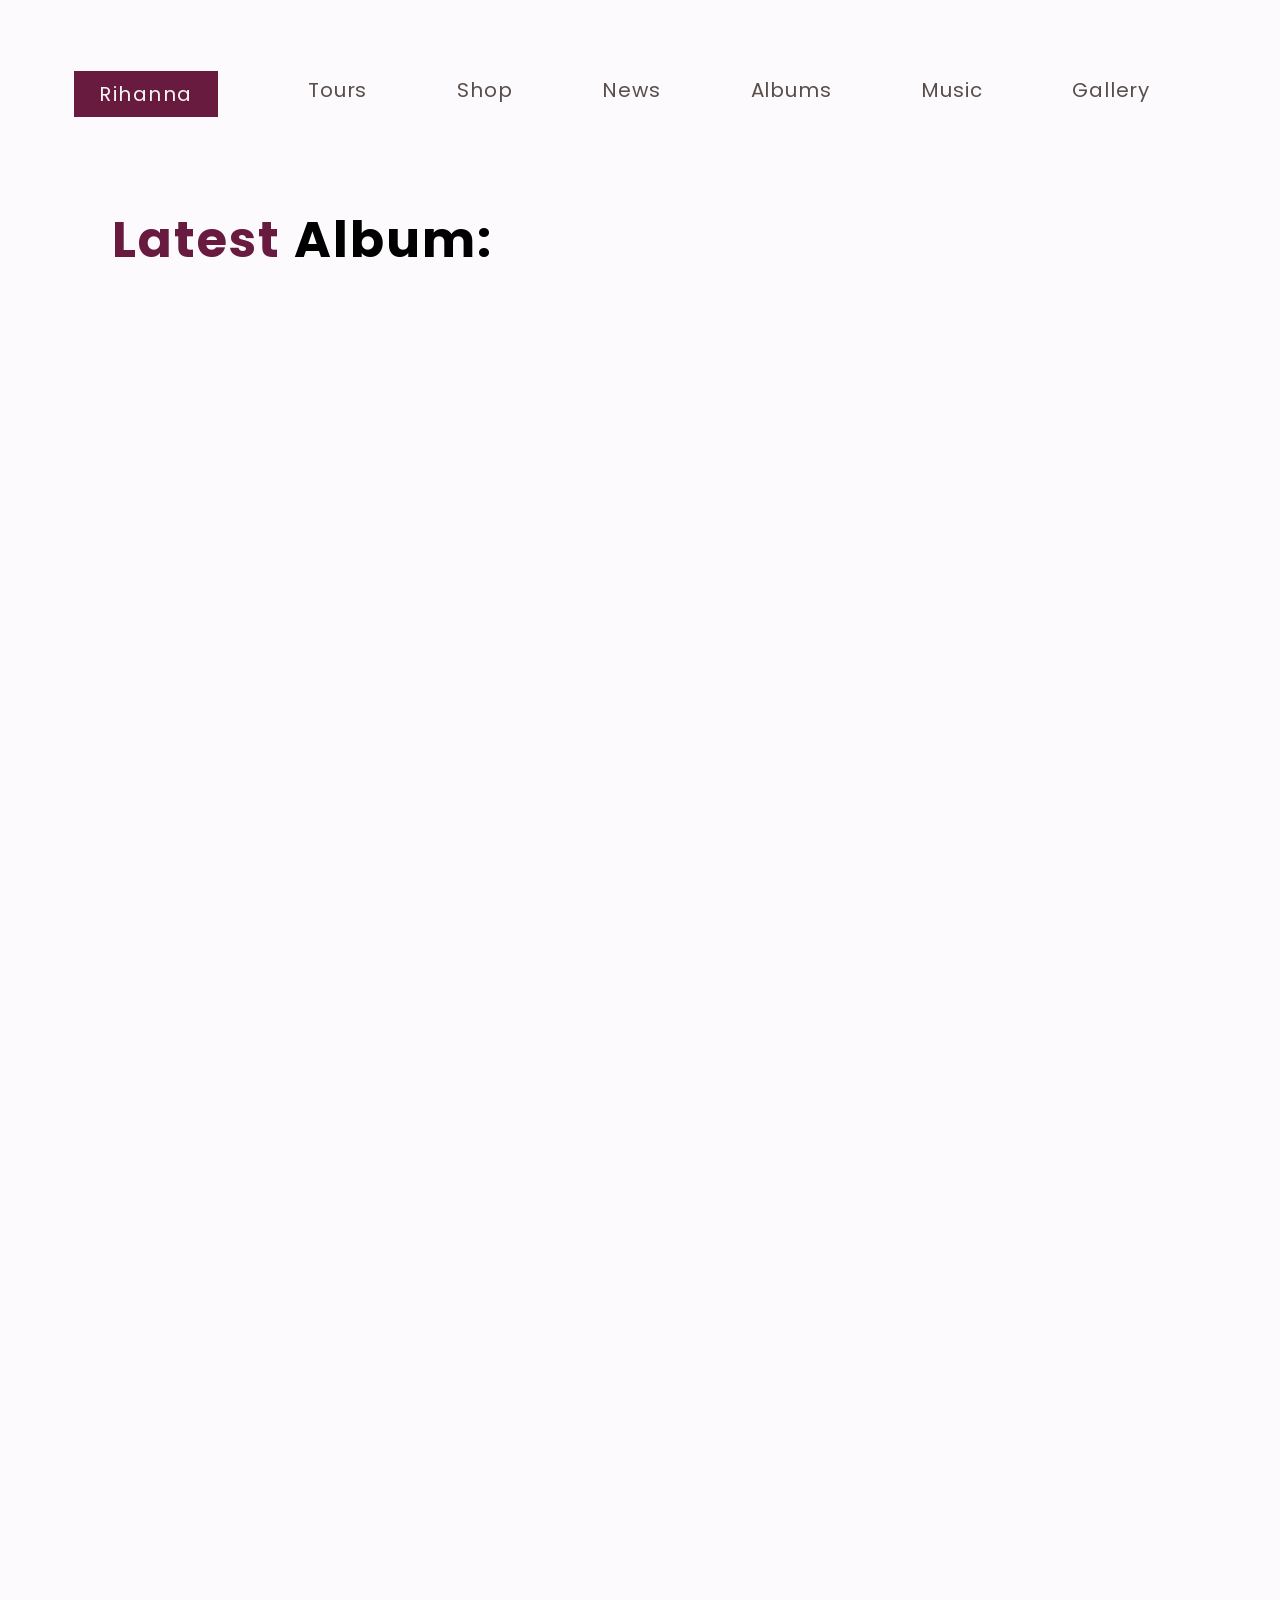
<file: albums.html>
<!DOCTYPE html>
<html lang="en">
  <head>
    <meta charset="UTF-8" />
    <meta http-equiv="X-UA-Compatible" content="IE=edge" />
    <meta name="viewport" content="width=device-width, initial-scale=1.0" />
    <title>Rihanna - Albums</title>
    <link rel="stylesheet" href="albums.css" />
  </head>
  <body>
    <nav>
      <div class="navbar-container">
        <div class="title-container">
          <!-- <h1 class="title-text">Rihanna</h1> -->
          <a class="title-text" href="index.html">Rihanna</a>
        </div>
        <div class="nav-links-container">
          <a class="nav-link" href="#">Tours</a>
          <a class="nav-link" href="shop.html">Shop</a>
          <a class="nav-link" href="news.html">News</a>
          <a class="nav-link" href="#">Albums</a>
          <a class="nav-link" href="tracks-copy.html">Music</a>
          <a class="nav-link" href="gallery-cards.html">Gallery</a>
        </div>
      </div>
    </nav>
    <section>
      <h1 class="heading"><span class="coloured-text">Latest</span> Album:</h1>
    </section>
    <div class="latest-album-container">
      <iframe
        style="border-radius: 12px"
        src="https://open.spotify.com/embed/album/3Zzv75PyROH6AMeXN1Yr1h?utm_source=generator"
        width="100%"
        height="352"
        frameborder="0"
        allowfullscreen=""
        allow="autoplay; clipboard-write; encrypted-media; fullscreen; picture-in-picture"
        loading="lazy"
      ></iframe>
    </div>
    <div class="main-grid-container">
      <div class="album-container">
        <iframe
          style="border-radius: 12px"
          src="https://open.spotify.com/embed/album/1YhbfKnjrFgnYyWz6cn9mN?utm_source=generator"
          width="100%"
          height="352"
          frameborder="0"
          allowfullscreen=""
          allow="autoplay; clipboard-write; encrypted-media; fullscreen; picture-in-picture"
          loading="lazy"
        ></iframe>
      </div>
      <div class="album-container">
        <iframe
          style="border-radius: 12px"
          src="https://open.spotify.com/embed/album/7vN82vd1Vq44fjlhjfvHJp?utm_source=generator"
          width="100%"
          height="352"
          frameborder="0"
          allowfullscreen=""
          allow="autoplay; clipboard-write; encrypted-media; fullscreen; picture-in-picture"
          loading="lazy"
        ></iframe>
      </div>
      <div class="album-container">
        <iframe
          style="border-radius: 12px"
          src="https://open.spotify.com/embed/album/4UlGauD7ROb3YbVOFMgW5u?utm_source=generator"
          width="100%"
          height="352"
          frameborder="0"
          allowfullscreen=""
          allow="autoplay; clipboard-write; encrypted-media; fullscreen; picture-in-picture"
          loading="lazy"
        ></iframe>
      </div>
      <div class="album-container">
        <iframe
          style="border-radius: 12px"
          src="https://open.spotify.com/embed/album/4FyGpObwABjn0o8Tdp7AZz?utm_source=generator"
          width="100%"
          height="352"
          frameborder="0"
          allowfullscreen=""
          allow="autoplay; clipboard-write; encrypted-media; fullscreen; picture-in-picture"
          loading="lazy"
        ></iframe>
      </div>
      <div class="album-container">
        <iframe
          style="border-radius: 12px"
          src="https://open.spotify.com/embed/album/7uGmyYwDFJbSc1xs4hkEs2?utm_source=generator"
          width="100%"
          height="352"
          frameborder="0"
          allowfullscreen=""
          allow="autoplay; clipboard-write; encrypted-media; fullscreen; picture-in-picture"
          loading="lazy"
        ></iframe>
      </div>
      <div class="album-container">
        <iframe
          style="border-radius: 12px"
          src="https://open.spotify.com/embed/album/5pLlGJrxuQO3jMoQe1XxZY?utm_source=generator"
          width="100%"
          height="352"
          frameborder="0"
          allowfullscreen=""
          allow="autoplay; clipboard-write; encrypted-media; fullscreen; picture-in-picture"
          loading="lazy"
        ></iframe>
      </div>
    </div>
    <div class="responsive-container-phone">
      <!-- ######################################## <- -> PHONE RESPONSIVE <- -> ######################################## -->
      <!-- <h2>Now the website is responsive for phones</h2> -->
      <div class="mobile-pages-bar">
        <a class="mobile-nav-link" href="tours.html"
          ><i class="fa-solid fa-map-location-dot"></i
        ></a>
        <a class="mobile-nav-link" href="shop.html"
          ><i class="fa-sharp fa-solid fa-cart-shopping"></i
        ></a>
        <a class="mobile-nav-link" href="news.html"
          ><i class="fa-solid fa-newspaper"></i
        ></a>
        <a class="mobile-nav-link" href="albums.html"
          ><i class="fa-sharp fa-solid fa-record-vinyl"></i
        ></a>
        <a class="mobile-nav-link" href="tracks-copy.html"
          ><i class="fa-solid fa-music"></i
        ></a>
        <a class="mobile-nav-link" href="gallery-cards.html"
          ><i class="fa-solid fa-photo-film"></i
        ></a>
      </div>
  </body>
</html>
</file>
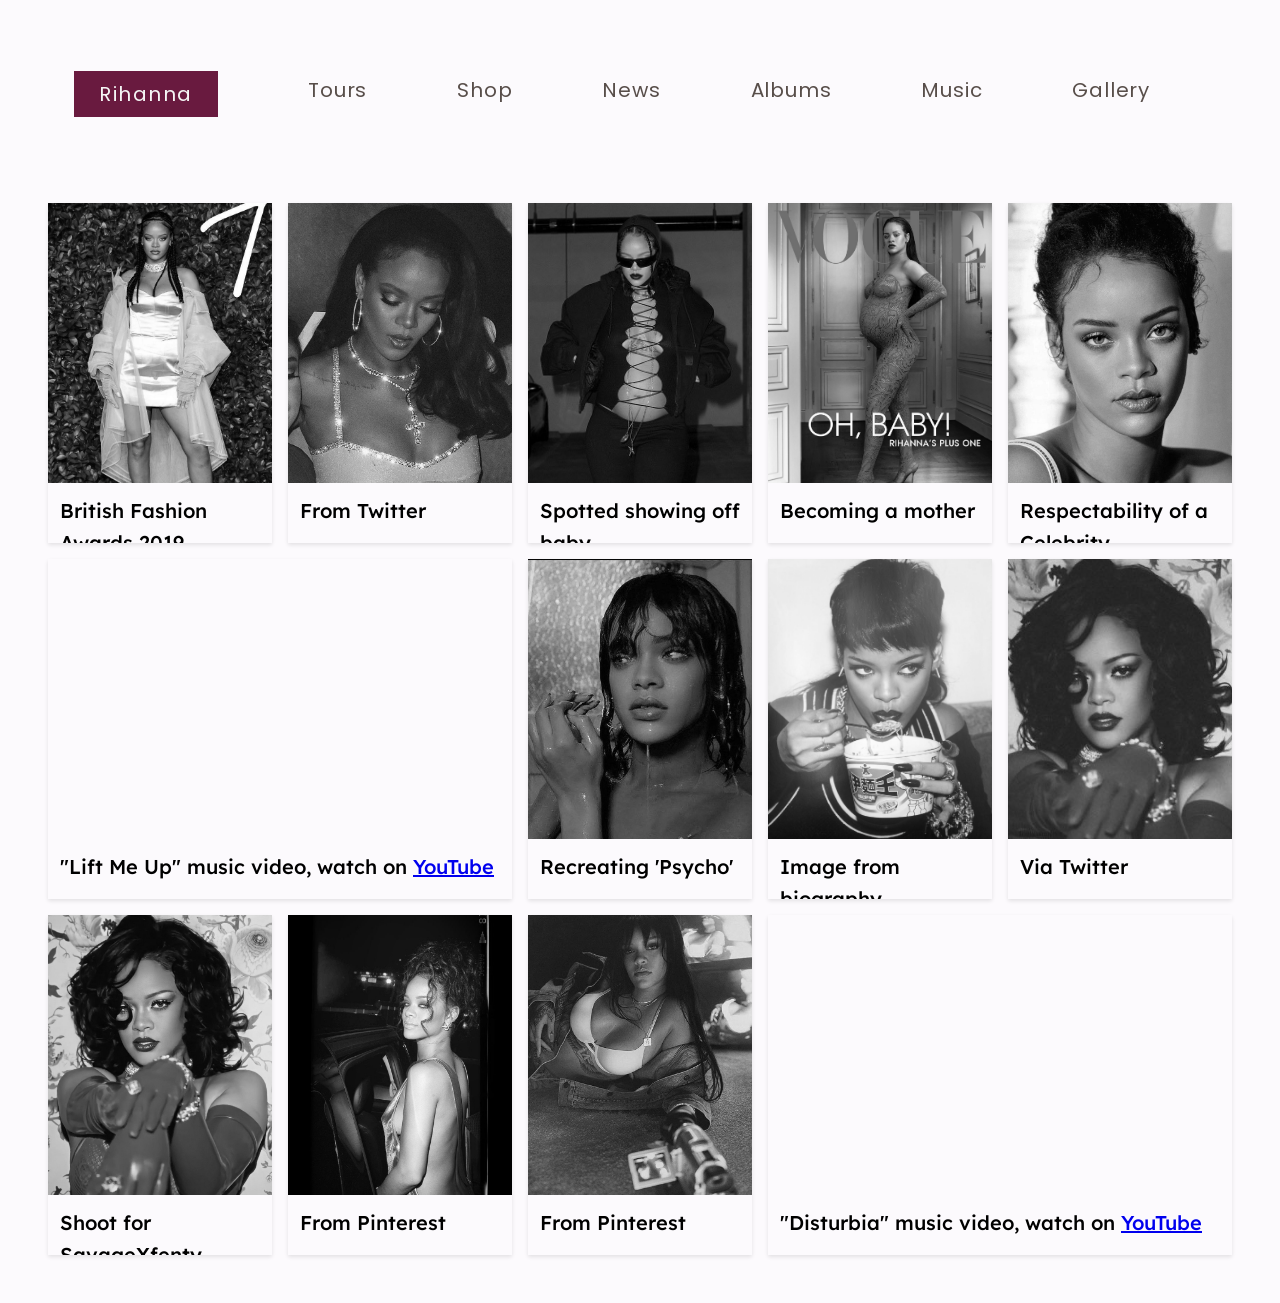
<file: gallery-cards.html>
<!DOCTYPE html>
<html lang="en">
  <head>
    <meta charset="UTF-8" />
    <meta http-equiv="X-UA-Compatible" content="IE=edge" />
    <meta name="viewport" content="width=device-width, initial-scale=1.0" />
    <title>Rihanna - Gallery</title>
    <link rel="stylesheet" href="gallery-cards.css" />
  </head>
  <body>
    <nav>
      <div class="navbar-container">
        <div class="title-container">
          <!-- <h1 class="title-text">Rihanna</h1> -->
          <a class="title-text" href="index.html">Rihanna</a>
        </div>
        <div class="nav-links-container">
          <a class="nav-link" href="tours.html">Tours</a>
          <a class="nav-link" href="shop.html">Shop</a>
          <a class="nav-link" href="news.html">News</a>
          <a class="nav-link" href="albums.html">Albums</a>
          <a class="nav-link" href="tracks-copy.html">Music</a>
          <a class="nav-link" href="gallery-cards.html">Gallery</a>
        </div>
      </div>
    </nav>
    <div class="cards-container">
      <div class="card">
        <img
          src="images/IMG_1.jpeg"
          alt="Rihanna in a light blue dress in front of a background of leaves"
          id="position-top"
          class="full-height"
        />
        <h3>British Fashion Awards 2019</h3>
        <div class="focus-content">
          <p>
            "She turns heads and stops traffic with her icy blue cocktail dress,
            sheer coat and matching satin shoes."
            <a href="#">Link to source</a>
          </p>
        </div>
      </div>
      <div class="card">
        <img
          src="images/IMG_2.jpeg"
          alt="Close up of Rihanna in a light pink dress, facing downwards"
          id="position-top"
        />
        <h3>From Twitter</h3>
        <div class="focus-content">
          <p>
            "Rihanna is utterly stunning"
            <a href="https://twitter.com/rihannafyp/status/1382058530161754117"
              >Link to source</a
            >
          </p>
        </div>
      </div>
      <div class="card">
        <img
          src="images/IMG_3.jpeg"
          alt="Pregnant rihanna walking, with dark styled sunglasses and two halves of dress held in the middle by black strings"
          id="position-top"
        />
        <h3>Spotted showing off baby</h3>
        <div class="focus-content">
          <p>
            Rihanna was seen in NYC with a black lace-up crop top with a
            plunging neckline
            <a
              href="https://www.harpersbazaar.com/celebrity/latest/a39011665/rihanna-lace-up-top-stirrups/"
              >Link to source</a
            >
          </p>
        </div>
      </div>
      <div class="card">
        <img
          src="images/IMG_4.jpeg"
          alt="Pregnant Rihanna on the cover of a magazine slightly bent backwards, straight hair and sparkly red dress"
          id="position-top"
        />
        <h3>Becoming a mother</h3>
        <div class="focus-content">
          <p>
            Rihanna graces the cover of Vogue's May 2022 issue, posing in a red
            lace Alaia catsuit while pregnant with her first child.
          </p>
        </div>
      </div>
      <div class="card">
        <img
          src="images/IMG_5.jpeg"
          alt="Very close closeup of Rihanna; just head and hair, heavily blurred background, hair in bun"
        />
        <h3>Respectability of a Celebrity</h3>
        <div class="focus-content">
          <p>
            The concept of celebrity respectability is complex and shaped by a
            variety of factors.
            <a
              href="https://www.wordsarethings.org/home/2017/7/19/the-respectability-of-a-celebrity"
              >Link to source</a
            >
          </p>
        </div>
      </div>
      <div class="video-container">
        <iframe
          class="yt-video"
          width="100%"
          height="280"
          src="https://www.youtube.com/embed/Mx_OexsUI2M"
          title="YouTube video player"
          frameborder="0"
          allow="accelerometer; autoplay; clipboard-write; encrypted-media; gyroscope; picture-in-picture; web-share"
          allowfullscreen
        ></iframe>

        <h3>
          "Lift Me Up" music video, watch on
          <a
            class="yt-clickable-link"
            href="https://www.youtube.com/watch?v=Mx_OexsUI2M"
            >YouTube</a
          >
        </h3>
      </div>
      <div class="card">
        <img
          src="images/IMG_6.jpeg"
          alt="Headshot of Rihanna with wet hair, water flowing on face, neutral expression, looking left off screen"
        />
        <h3>Recreating 'Psycho'</h3>
        <div class="focus-content">
          <p>
            Rihanna recreates the iconic shower scene from Psycho in the fifth
            season of Bates Motel.

            <a
              href="https://www.usmagazine.com/entertainment/news/rihanna-re-creates-psycho-shower-scene-on-bates-motel-w473862/"
              >Link to source</a
            >
          </p>
        </div>
      </div>
      <div class="card">
        <img
          src="images/IMG_7.jpeg"
          alt="headshot with Rihanna eating from paper bowl mid bite"
        />
        <h3>Image from biography</h3>
        <div class="focus-content">
          <p>
            Rihanna <a href="https://therihannabook.com/">announces</a> her
            debut photographic autobiography, titled "Rihanna", which will be
            released in 2023.
          </p>
        </div>
      </div>
      <div class="card">
        <img
          src="images/IMG_8.jpeg"
          alt="Rihanna close up headshot with arms in front, resting on something, fluffy hair and outfit resembling 80s/90s"
        />
        <h3>Via Twitter</h3>
        <div class="focus-content">
          <p>Photoshoot to promote her new collab with Savage.</p>
        </div>
      </div>
      <div class="card">
        <img
          src="images/IMG_9.jpeg"
          alt="Rihanna close up headshot with arms in front, resting on something, fluffy hair and outfit resembling 80s/90s"
        />
        <h3>Shoot for SavageXfenty</h3>
        <div class="focus-content">
          <p>Photoshoot to promote her new collab with Savage.</p>
        </div>
      </div>
      <div class="card">
        <img
          src="images/IMG_10.jpeg"
          alt="black and white bodyshot, loose silk dress, Rihanna getting into car, wavy high hair"
        />
        <h3>From Pinterest</h3>
        <div class="focus-content">
          <p>
            <a
              href="https://i.pinimg.com/originals/c0/ff/51/c0ff51fd91f1b0c76f52e37f27e82f5c.jpg"
              >Link to image</a
            >
          </p>
        </div>
      </div>
      <div class="card">
        <img
          src="images/IMG_11.jpeg"
          id="position-top"
          alt="Rihanna laying on ground with crop top and loose straigt hair"
        />
        <h3>From Pinterest</h3>
        <div class="focus-content">
          <p>
            <a
              href="https://i.pinimg.com/originals/ae/87/52/ae87522b54d9ad7841c9f69aa812608d.jpg"
              >Link to image</a
            >
          </p>
        </div>
      </div>
      <div class="video-container --video-2">
        <iframe
          width="100%"
          height="280"
          src="https://www.youtube.com/embed/E1mU6h4Xdxc"
          title="YouTube video player"
          frameborder="0"
          allow="accelerometer; autoplay; clipboard-write; encrypted-media; gyroscope; picture-in-picture; web-share"
          allowfullscreen
        ></iframe>
        <h3>
          "Disturbia" music video, watch on
          <a
            class="yt-clickable-link"
            href="https://www.youtube.com/watch?v=E1mU6h4Xdxc"
            >YouTube</a
          >
        </h3>
      </div>
    </div>
  </body>
</html>
</file>
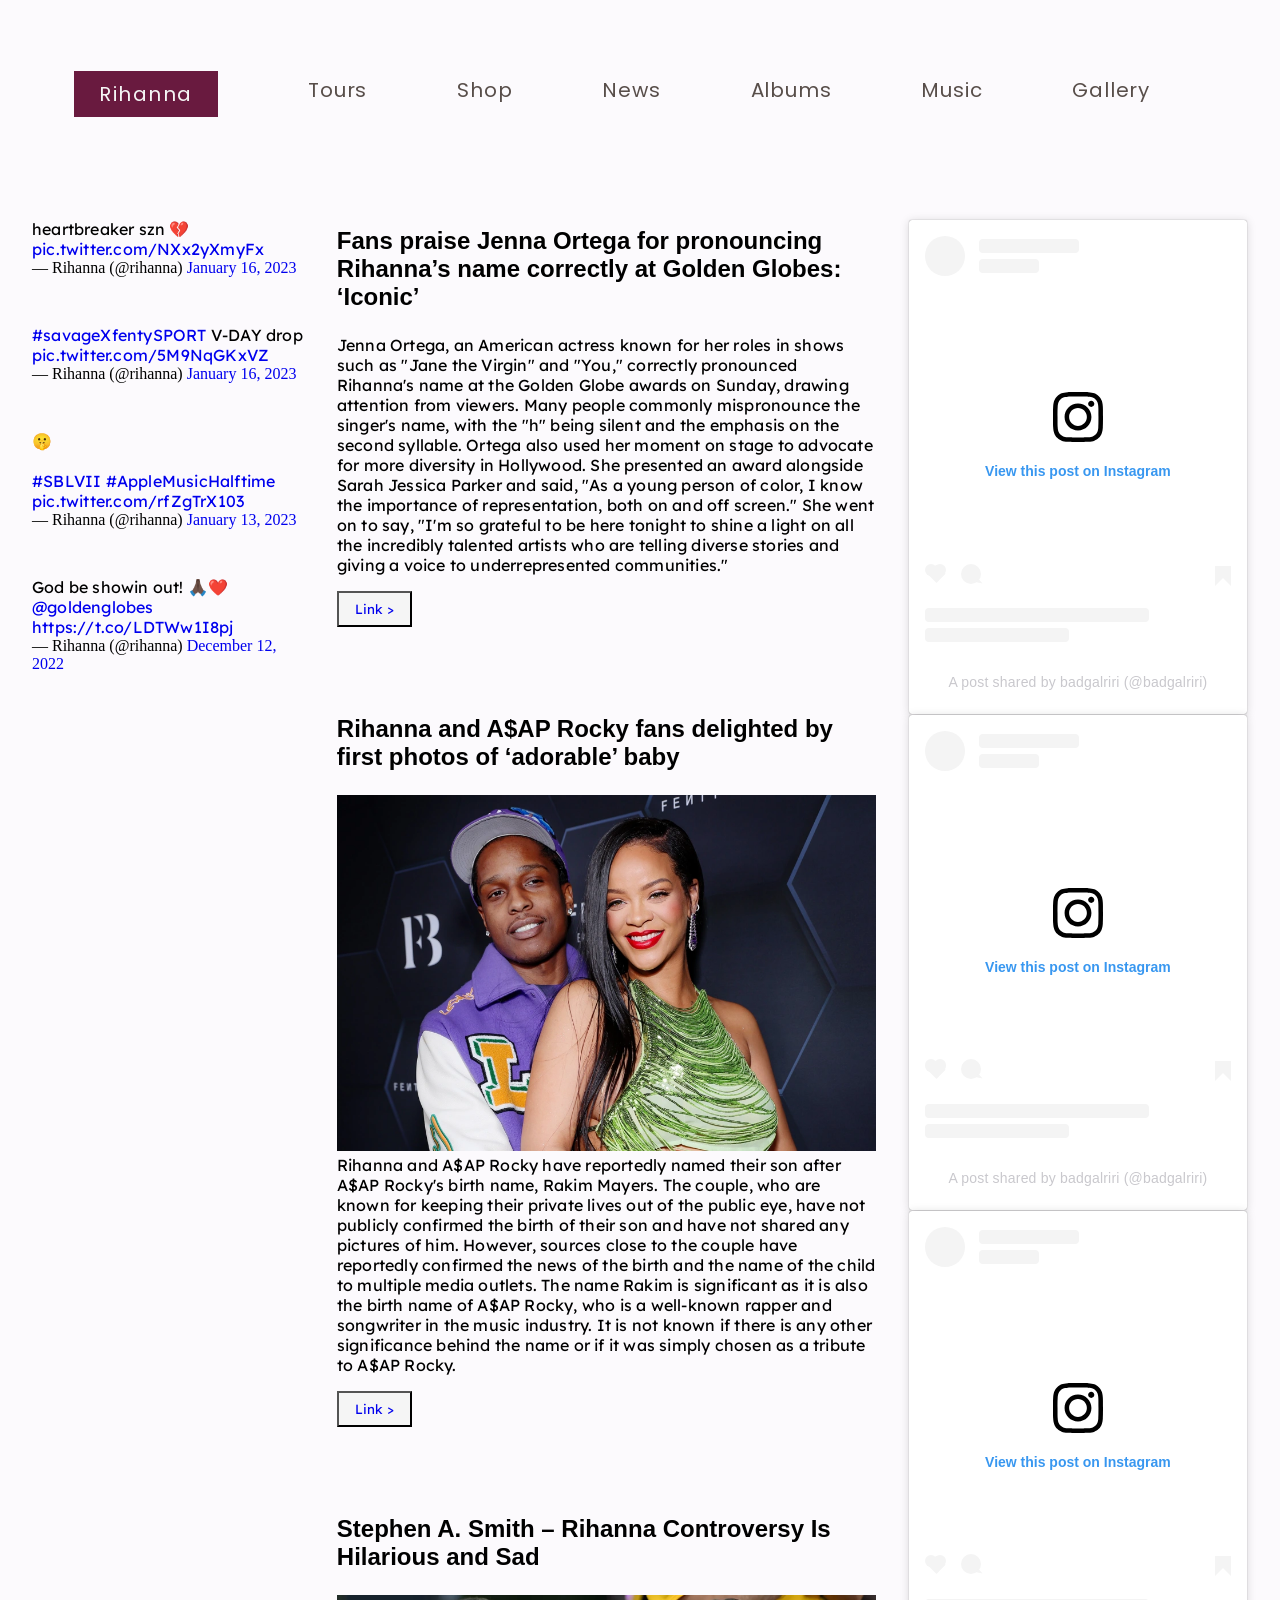
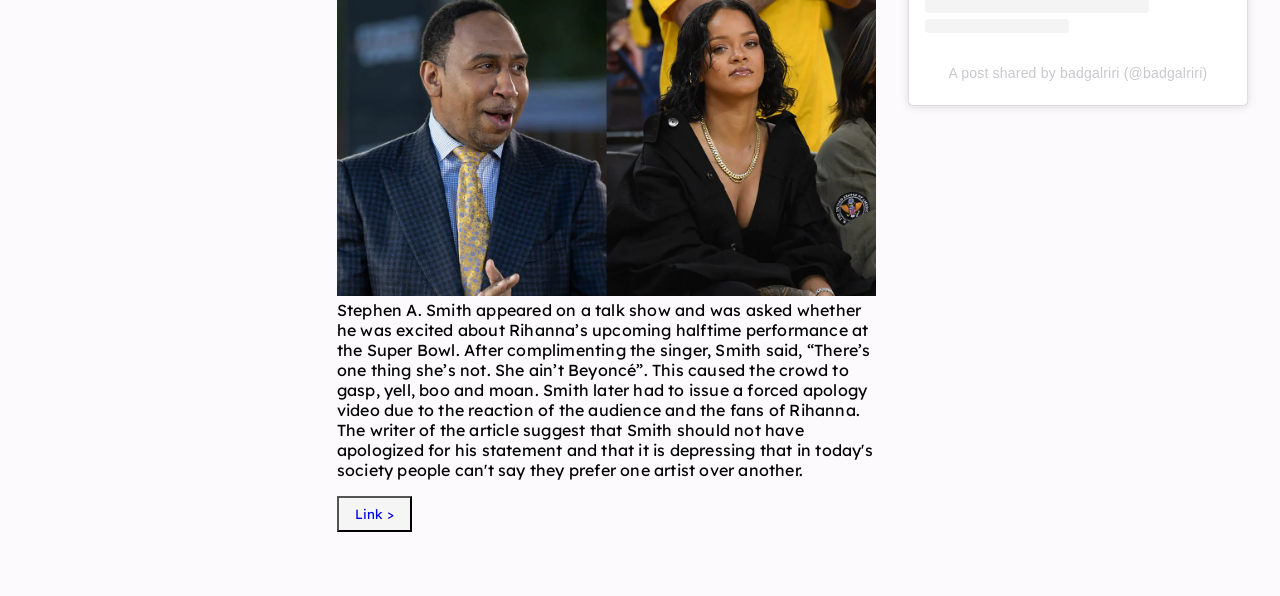
<file: news.html>
<!DOCTYPE html>
<html lang="en">
  <head>
    <meta charset="UTF-8" />
    <meta http-equiv="X-UA-Compatible" content="IE=edge" />
    <meta name="viewport" content="width=device-width, initial-scale=1.0" />
    <title>Rihanna - News</title>
    <link rel="stylesheet" href="news.css" />
  </head>
  <body>
    <nav>
      <div class="navbar-container">
        <div class="title-container">
          <a class="title-text" href="index.html">Rihanna</a>
        </div>
        <div class="nav-links-container">
          <a class="nav-link" href="tours.html">Tours</a>
          <a class="nav-link" href="shop.html">Shop</a>
          <a class="nav-link" href="#">News</a>
          <a class="nav-link" href="albums.html">Albums</a>
          <a class="nav-link" href="tracks-copy.html">Music</a>
          <a class="nav-link" href="gallery-cards.html">Gallery</a>
        </div>
      </div>
    </nav>
    <!-- #################### END OF NAV CONTAINER #################### -->
  </body>
  <div class="main-grid-container">
    <div class="twitter-feed-container">
      <div class="tweet">
        <blockquote class="twitter-tweet">
          <p lang="en" dir="ltr">
            heartbreaker szn 💔
            <a href="https://t.co/NXx2yXmyFx">pic.twitter.com/NXx2yXmyFx</a>
          </p>
          &mdash; Rihanna (@rihanna)
          <a
            href="https://twitter.com/rihanna/status/1614824982072393728?ref_src=twsrc%5Etfw"
            >January 16, 2023</a
          >
        </blockquote>
        <script
          async
          src="https://platform.twitter.com/widgets.js"
          charset="utf-8"
        ></script>
      </div>
      <div class="tweet">
        <blockquote class="twitter-tweet">
          <p lang="en" dir="ltr">
            <a
              href="https://twitter.com/hashtag/savageXfentySPORT?src=hash&amp;ref_src=twsrc%5Etfw"
              >#savageXfentySPORT</a
            >
            V-DAY drop
            <a href="https://t.co/5M9NqGKxVZ">pic.twitter.com/5M9NqGKxVZ</a>
          </p>
          &mdash; Rihanna (@rihanna)
          <a
            href="https://twitter.com/rihanna/status/1614804029707792384?ref_src=twsrc%5Etfw"
            >January 16, 2023</a
          >
        </blockquote>
        <script
          async
          src="https://platform.twitter.com/widgets.js"
          charset="utf-8"
        ></script>
      </div>
      <div class="tweet">
        <blockquote class="twitter-tweet">
          <p lang="und" dir="ltr">
            🤫<br /><br />
            <a
              href="https://twitter.com/hashtag/SBLVII?src=hash&amp;ref_src=twsrc%5Etfw"
              >#SBLVII</a
            >
            <a
              href="https://twitter.com/hashtag/AppleMusicHalftime?src=hash&amp;ref_src=twsrc%5Etfw"
              >#AppleMusicHalftime</a
            >
            <a href="https://t.co/rfZgTrX103">pic.twitter.com/rfZgTrX103</a>
          </p>
          &mdash; Rihanna (@rihanna)
          <a
            href="https://twitter.com/rihanna/status/1613809277185187842?ref_src=twsrc%5Etfw"
            >January 13, 2023</a
          >
        </blockquote>
        <script
          async
          src="https://platform.twitter.com/widgets.js"
          charset="utf-8"
        ></script>
      </div>
      <div class="tweet">
        <blockquote class="twitter-tweet">
          <p lang="en" dir="ltr">
            God be showin out! 🙏🏿❤️
            <a href="https://twitter.com/goldenglobes?ref_src=twsrc%5Etfw"
              >@goldenglobes</a
            >
            <a href="https://t.co/LDTWw1I8pj">https://t.co/LDTWw1I8pj</a>
          </p>
          &mdash; Rihanna (@rihanna)
          <a
            href="https://twitter.com/rihanna/status/1602305938810994689?ref_src=twsrc%5Etfw"
            >December 12, 2022</a
          >
        </blockquote>
        <script
          async
          src="https://platform.twitter.com/widgets.js"
          charset="utf-8"
        ></script>
      </div>
    </div>
    <div class="main-news-container">
      <div class="news-entry">
        <h2>
          Fans praise Jenna Ortega for pronouncing Rihanna’s name correctly at
          Golden Globes: ‘Iconic’
        </h2>
        <p>
          Jenna Ortega, an American actress known for her roles in shows such as
          "Jane the Virgin" and "You," correctly pronounced Rihanna's name at
          the Golden Globe awards on Sunday, drawing attention from viewers.
          Many people commonly mispronounce the singer's name, with the "h"
          being silent and the emphasis on the second syllable. Ortega also used
          her moment on stage to advocate for more diversity in Hollywood. She
          presented an award alongside Sarah Jessica Parker and said, "As a
          young person of color, I know the importance of representation, both
          on and off screen." She went on to say, "I'm so grateful to be here
          tonight to shine a light on all the incredibly talented artists who
          are telling diverse stories and giving a voice to underrepresented
          communities."
        </p>
        <button class="news-link">
          <a
            href="https://www.independent.co.uk/life-style/jenna-ortega-rihanna-pronunciation-golden-gobes-b2262661.html"
            target="_blank"
            >Link ></a
          >
        </button>
      </div>
      <div class="news-entry">
        <h2>
          Rihanna and A$AP Rocky fans delighted by first photos of ‘adorable’
          baby
        </h2>
        <div class="image-container">
          <img
            src="img/02-Rihanna-and-ASAP-Rocky-2022-billboard-1548.png"
            alt="Rihanna and A$AP Rocky physically close"
          />
        </div>

        <p>
          Rihanna and A$AP Rocky have reportedly named their son after A$AP
          Rocky's birth name, Rakim Mayers. The couple, who are known for
          keeping their private lives out of the public eye, have not publicly
          confirmed the birth of their son and have not shared any pictures of
          him. However, sources close to the couple have reportedly confirmed
          the news of the birth and the name of the child to multiple media
          outlets. The name Rakim is significant as it is also the birth name of
          A$AP Rocky, who is a well-known rapper and songwriter in the music
          industry. It is not known if there is any other significance behind
          the name or if it was simply chosen as a tribute to A$AP Rocky.
        </p>
        <button class="news-link">
          <a
            href="https://www.independent.co.uk/life-style/rihanna-and-asap-rocky-son-name-pictures-b2247773.html"
            target="_blank"
            >Link ></a
          >
        </button>
      </div>
      <div class="news-entry">
        <h2>Stephen A. Smith – Rihanna Controversy Is Hilarious and Sad</h2>
        <div class="image-container">
          <img
            src="img/stephenasmith-rihanna.png"
            alt="Face close ups of Stephen A Smith and Rihanna"
          />
        </div>

        <p>
          Stephen A. Smith appeared on a talk show and was asked whether he was
          excited about Rihanna’s upcoming halftime performance at the Super
          Bowl. After complimenting the singer, Smith said, “There’s one thing
          she’s not. She ain’t Beyoncé”. This caused the crowd to gasp, yell,
          boo and moan. Smith later had to issue a forced apology video due to
          the reaction of the audience and the fans of Rihanna. The writer of
          the article suggest that Smith should not have apologized for his
          statement and that it is depressing that in today's society people
          can't say they prefer one artist over another.
        </p>
        <button class="news-link">
          <a
            href="https://www.si.com/extra-mustard/2023/01/19/stephen-a-smith-rihanna-beyonce-apology"
            target="_blank"
            >Link ></a
          >
        </button>
      </div>
    </div>
    <div class="instagram-feed-container">
      <div class="post">
        <blockquote
          class="instagram-media"
          data-instgrm-captioned
          data-instgrm-permalink="https://www.instagram.com/p/CndfL1kL0H4/?utm_source=ig_embed&amp;utm_campaign=loading"
          data-instgrm-version="14"
          style="
            background: #fff;
            border: 0;
            border-radius: 3px;
            box-shadow: 0 0 1px 0 rgba(0, 0, 0, 0.5),
              0 1px 10px 0 rgba(0, 0, 0, 0.15);
            margin: 1px;
            max-width: 540px;
            min-width: 326px;
            padding: 0;
            width: 99.375%;
            width: -webkit-calc(100% - 2px);
            width: calc(100% - 2px);
          "
        >
          <div style="padding: 16px">
            <a
              href="https://www.instagram.com/p/CndfL1kL0H4/?utm_source=ig_embed&amp;utm_campaign=loading"
              style="
                background: #ffffff;
                line-height: 0;
                padding: 0 0;
                text-align: center;
                text-decoration: none;
                width: 100%;
              "
              target="_blank"
            >
              <div
                style="display: flex; flex-direction: row; align-items: center"
              >
                <div
                  style="
                    background-color: #f4f4f4;
                    border-radius: 50%;
                    flex-grow: 0;
                    height: 40px;
                    margin-right: 14px;
                    width: 40px;
                  "
                ></div>
                <div
                  style="
                    display: flex;
                    flex-direction: column;
                    flex-grow: 1;
                    justify-content: center;
                  "
                >
                  <div
                    style="
                      background-color: #f4f4f4;
                      border-radius: 4px;
                      flex-grow: 0;
                      height: 14px;
                      margin-bottom: 6px;
                      width: 100px;
                    "
                  ></div>
                  <div
                    style="
                      background-color: #f4f4f4;
                      border-radius: 4px;
                      flex-grow: 0;
                      height: 14px;
                      width: 60px;
                    "
                  ></div>
                </div>
              </div>
              <div style="padding: 19% 0"></div>
              <div
                style="
                  display: block;
                  height: 50px;
                  margin: 0 auto 12px;
                  width: 50px;
                "
              >
                <svg
                  width="50px"
                  height="50px"
                  viewBox="0 0 60 60"
                  version="1.1"
                  xmlns="https://www.w3.org/2000/svg"
                  xmlns:xlink="https://www.w3.org/1999/xlink"
                >
                  <g
                    stroke="none"
                    stroke-width="1"
                    fill="none"
                    fill-rule="evenodd"
                  >
                    <g
                      transform="translate(-511.000000, -20.000000)"
                      fill="#000000"
                    >
                      <g>
                        <path
                          d="M556.869,30.41 C554.814,30.41 553.148,32.076 553.148,34.131 C553.148,36.186 554.814,37.852 556.869,37.852 C558.924,37.852 560.59,36.186 560.59,34.131 C560.59,32.076 558.924,30.41 556.869,30.41 M541,60.657 C535.114,60.657 530.342,55.887 530.342,50 C530.342,44.114 535.114,39.342 541,39.342 C546.887,39.342 551.658,44.114 551.658,50 C551.658,55.887 546.887,60.657 541,60.657 M541,33.886 C532.1,33.886 524.886,41.1 524.886,50 C524.886,58.899 532.1,66.113 541,66.113 C549.9,66.113 557.115,58.899 557.115,50 C557.115,41.1 549.9,33.886 541,33.886 M565.378,62.101 C565.244,65.022 564.756,66.606 564.346,67.663 C563.803,69.06 563.154,70.057 562.106,71.106 C561.058,72.155 560.06,72.803 558.662,73.347 C557.607,73.757 556.021,74.244 553.102,74.378 C549.944,74.521 548.997,74.552 541,74.552 C533.003,74.552 532.056,74.521 528.898,74.378 C525.979,74.244 524.393,73.757 523.338,73.347 C521.94,72.803 520.942,72.155 519.894,71.106 C518.846,70.057 518.197,69.06 517.654,67.663 C517.244,66.606 516.755,65.022 516.623,62.101 C516.479,58.943 516.448,57.996 516.448,50 C516.448,42.003 516.479,41.056 516.623,37.899 C516.755,34.978 517.244,33.391 517.654,32.338 C518.197,30.938 518.846,29.942 519.894,28.894 C520.942,27.846 521.94,27.196 523.338,26.654 C524.393,26.244 525.979,25.756 528.898,25.623 C532.057,25.479 533.004,25.448 541,25.448 C548.997,25.448 549.943,25.479 553.102,25.623 C556.021,25.756 557.607,26.244 558.662,26.654 C560.06,27.196 561.058,27.846 562.106,28.894 C563.154,29.942 563.803,30.938 564.346,32.338 C564.756,33.391 565.244,34.978 565.378,37.899 C565.522,41.056 565.552,42.003 565.552,50 C565.552,57.996 565.522,58.943 565.378,62.101 M570.82,37.631 C570.674,34.438 570.167,32.258 569.425,30.349 C568.659,28.377 567.633,26.702 565.965,25.035 C564.297,23.368 562.623,22.342 560.652,21.575 C558.743,20.834 556.562,20.326 553.369,20.18 C550.169,20.033 549.148,20 541,20 C532.853,20 531.831,20.033 528.631,20.18 C525.438,20.326 523.257,20.834 521.349,21.575 C519.376,22.342 517.703,23.368 516.035,25.035 C514.368,26.702 513.342,28.377 512.574,30.349 C511.834,32.258 511.326,34.438 511.181,37.631 C511.035,40.831 511,41.851 511,50 C511,58.147 511.035,59.17 511.181,62.369 C511.326,65.562 511.834,67.743 512.574,69.651 C513.342,71.625 514.368,73.296 516.035,74.965 C517.703,76.634 519.376,77.658 521.349,78.425 C523.257,79.167 525.438,79.673 528.631,79.82 C531.831,79.965 532.853,80.001 541,80.001 C549.148,80.001 550.169,79.965 553.369,79.82 C556.562,79.673 558.743,79.167 560.652,78.425 C562.623,77.658 564.297,76.634 565.965,74.965 C567.633,73.296 568.659,71.625 569.425,69.651 C570.167,67.743 570.674,65.562 570.82,62.369 C570.966,59.17 571,58.147 571,50 C571,41.851 570.966,40.831 570.82,37.631"
                        ></path>
                      </g>
                    </g>
                  </g>
                </svg>
              </div>
              <div style="padding-top: 8px">
                <div
                  style="
                    color: #3897f0;
                    font-family: Arial, sans-serif;
                    font-size: 14px;
                    font-style: normal;
                    font-weight: 550;
                    line-height: 18px;
                  "
                >
                  View this post on Instagram
                </div>
              </div>
              <div style="padding: 12.5% 0"></div>
              <div
                style="
                  display: flex;
                  flex-direction: row;
                  margin-bottom: 14px;
                  align-items: center;
                "
              >
                <div>
                  <div
                    style="
                      background-color: #f4f4f4;
                      border-radius: 50%;
                      height: 12.5px;
                      width: 12.5px;
                      transform: translateX(0px) translateY(7px);
                    "
                  ></div>
                  <div
                    style="
                      background-color: #f4f4f4;
                      height: 12.5px;
                      transform: rotate(-45deg) translateX(3px) translateY(1px);
                      width: 12.5px;
                      flex-grow: 0;
                      margin-right: 14px;
                      margin-left: 2px;
                    "
                  ></div>
                  <div
                    style="
                      background-color: #f4f4f4;
                      border-radius: 50%;
                      height: 12.5px;
                      width: 12.5px;
                      transform: translateX(9px) translateY(-18px);
                    "
                  ></div>
                </div>
                <div style="margin-left: 8px">
                  <div
                    style="
                      background-color: #f4f4f4;
                      border-radius: 50%;
                      flex-grow: 0;
                      height: 20px;
                      width: 20px;
                    "
                  ></div>
                  <div
                    style="
                      width: 0;
                      height: 0;
                      border-top: 2px solid transparent;
                      border-left: 6px solid #f4f4f4;
                      border-bottom: 2px solid transparent;
                      transform: translateX(16px) translateY(-4px) rotate(30deg);
                    "
                  ></div>
                </div>
                <div style="margin-left: auto">
                  <div
                    style="
                      width: 0px;
                      border-top: 8px solid #f4f4f4;
                      border-right: 8px solid transparent;
                      transform: translateY(16px);
                    "
                  ></div>
                  <div
                    style="
                      background-color: #f4f4f4;
                      flex-grow: 0;
                      height: 12px;
                      width: 16px;
                      transform: translateY(-4px);
                    "
                  ></div>
                  <div
                    style="
                      width: 0;
                      height: 0;
                      border-top: 8px solid #f4f4f4;
                      border-left: 8px solid transparent;
                      transform: translateY(-4px) translateX(8px);
                    "
                  ></div>
                </div>
              </div>
              <div
                style="
                  display: flex;
                  flex-direction: column;
                  flex-grow: 1;
                  justify-content: center;
                  margin-bottom: 24px;
                "
              >
                <div
                  style="
                    background-color: #f4f4f4;
                    border-radius: 4px;
                    flex-grow: 0;
                    height: 14px;
                    margin-bottom: 6px;
                    width: 224px;
                  "
                ></div>
                <div
                  style="
                    background-color: #f4f4f4;
                    border-radius: 4px;
                    flex-grow: 0;
                    height: 14px;
                    width: 144px;
                  "
                ></div></div
            ></a>
            <p
              style="
                color: #c9c8cd;
                font-family: Arial, sans-serif;
                font-size: 14px;
                line-height: 17px;
                margin-bottom: 0;
                margin-top: 8px;
                overflow: hidden;
                padding: 8px 0 7px;
                text-align: center;
                text-overflow: ellipsis;
                white-space: nowrap;
              "
            >
              <a
                href="https://www.instagram.com/p/CndfL1kL0H4/?utm_source=ig_embed&amp;utm_campaign=loading"
                style="
                  color: #c9c8cd;
                  font-family: Arial, sans-serif;
                  font-size: 14px;
                  font-style: normal;
                  font-weight: normal;
                  line-height: 17px;
                  text-decoration: none;
                "
                target="_blank"
                >A post shared by badgalriri (@badgalriri)</a
              >
            </p>
          </div>
        </blockquote>
        <script async src="//www.instagram.com/embed.js"></script>
      </div>
      <div class="post">
        <blockquote
          class="instagram-media"
          data-instgrm-captioned
          data-instgrm-permalink="https://www.instagram.com/reel/CnWRAkMAjJQ/?utm_source=ig_embed&amp;utm_campaign=loading"
          data-instgrm-version="14"
          style="
            background: #fff;
            border: 0;
            border-radius: 3px;
            box-shadow: 0 0 1px 0 rgba(0, 0, 0, 0.5),
              0 1px 10px 0 rgba(0, 0, 0, 0.15);
            margin: 1px;
            max-width: 540px;
            min-width: 326px;
            padding: 0;
            width: 99.375%;
            width: -webkit-calc(100% - 2px);
            width: calc(100% - 2px);
          "
        >
          <div style="padding: 16px">
            <a
              href="https://www.instagram.com/reel/CnWRAkMAjJQ/?utm_source=ig_embed&amp;utm_campaign=loading"
              style="
                background: #ffffff;
                line-height: 0;
                padding: 0 0;
                text-align: center;
                text-decoration: none;
                width: 100%;
              "
              target="_blank"
            >
              <div
                style="display: flex; flex-direction: row; align-items: center"
              >
                <div
                  style="
                    background-color: #f4f4f4;
                    border-radius: 50%;
                    flex-grow: 0;
                    height: 40px;
                    margin-right: 14px;
                    width: 40px;
                  "
                ></div>
                <div
                  style="
                    display: flex;
                    flex-direction: column;
                    flex-grow: 1;
                    justify-content: center;
                  "
                >
                  <div
                    style="
                      background-color: #f4f4f4;
                      border-radius: 4px;
                      flex-grow: 0;
                      height: 14px;
                      margin-bottom: 6px;
                      width: 100px;
                    "
                  ></div>
                  <div
                    style="
                      background-color: #f4f4f4;
                      border-radius: 4px;
                      flex-grow: 0;
                      height: 14px;
                      width: 60px;
                    "
                  ></div>
                </div>
              </div>
              <div style="padding: 19% 0"></div>
              <div
                style="
                  display: block;
                  height: 50px;
                  margin: 0 auto 12px;
                  width: 50px;
                "
              >
                <svg
                  width="50px"
                  height="50px"
                  viewBox="0 0 60 60"
                  version="1.1"
                  xmlns="https://www.w3.org/2000/svg"
                  xmlns:xlink="https://www.w3.org/1999/xlink"
                >
                  <g
                    stroke="none"
                    stroke-width="1"
                    fill="none"
                    fill-rule="evenodd"
                  >
                    <g
                      transform="translate(-511.000000, -20.000000)"
                      fill="#000000"
                    >
                      <g>
                        <path
                          d="M556.869,30.41 C554.814,30.41 553.148,32.076 553.148,34.131 C553.148,36.186 554.814,37.852 556.869,37.852 C558.924,37.852 560.59,36.186 560.59,34.131 C560.59,32.076 558.924,30.41 556.869,30.41 M541,60.657 C535.114,60.657 530.342,55.887 530.342,50 C530.342,44.114 535.114,39.342 541,39.342 C546.887,39.342 551.658,44.114 551.658,50 C551.658,55.887 546.887,60.657 541,60.657 M541,33.886 C532.1,33.886 524.886,41.1 524.886,50 C524.886,58.899 532.1,66.113 541,66.113 C549.9,66.113 557.115,58.899 557.115,50 C557.115,41.1 549.9,33.886 541,33.886 M565.378,62.101 C565.244,65.022 564.756,66.606 564.346,67.663 C563.803,69.06 563.154,70.057 562.106,71.106 C561.058,72.155 560.06,72.803 558.662,73.347 C557.607,73.757 556.021,74.244 553.102,74.378 C549.944,74.521 548.997,74.552 541,74.552 C533.003,74.552 532.056,74.521 528.898,74.378 C525.979,74.244 524.393,73.757 523.338,73.347 C521.94,72.803 520.942,72.155 519.894,71.106 C518.846,70.057 518.197,69.06 517.654,67.663 C517.244,66.606 516.755,65.022 516.623,62.101 C516.479,58.943 516.448,57.996 516.448,50 C516.448,42.003 516.479,41.056 516.623,37.899 C516.755,34.978 517.244,33.391 517.654,32.338 C518.197,30.938 518.846,29.942 519.894,28.894 C520.942,27.846 521.94,27.196 523.338,26.654 C524.393,26.244 525.979,25.756 528.898,25.623 C532.057,25.479 533.004,25.448 541,25.448 C548.997,25.448 549.943,25.479 553.102,25.623 C556.021,25.756 557.607,26.244 558.662,26.654 C560.06,27.196 561.058,27.846 562.106,28.894 C563.154,29.942 563.803,30.938 564.346,32.338 C564.756,33.391 565.244,34.978 565.378,37.899 C565.522,41.056 565.552,42.003 565.552,50 C565.552,57.996 565.522,58.943 565.378,62.101 M570.82,37.631 C570.674,34.438 570.167,32.258 569.425,30.349 C568.659,28.377 567.633,26.702 565.965,25.035 C564.297,23.368 562.623,22.342 560.652,21.575 C558.743,20.834 556.562,20.326 553.369,20.18 C550.169,20.033 549.148,20 541,20 C532.853,20 531.831,20.033 528.631,20.18 C525.438,20.326 523.257,20.834 521.349,21.575 C519.376,22.342 517.703,23.368 516.035,25.035 C514.368,26.702 513.342,28.377 512.574,30.349 C511.834,32.258 511.326,34.438 511.181,37.631 C511.035,40.831 511,41.851 511,50 C511,58.147 511.035,59.17 511.181,62.369 C511.326,65.562 511.834,67.743 512.574,69.651 C513.342,71.625 514.368,73.296 516.035,74.965 C517.703,76.634 519.376,77.658 521.349,78.425 C523.257,79.167 525.438,79.673 528.631,79.82 C531.831,79.965 532.853,80.001 541,80.001 C549.148,80.001 550.169,79.965 553.369,79.82 C556.562,79.673 558.743,79.167 560.652,78.425 C562.623,77.658 564.297,76.634 565.965,74.965 C567.633,73.296 568.659,71.625 569.425,69.651 C570.167,67.743 570.674,65.562 570.82,62.369 C570.966,59.17 571,58.147 571,50 C571,41.851 570.966,40.831 570.82,37.631"
                        ></path>
                      </g>
                    </g>
                  </g>
                </svg>
              </div>
              <div style="padding-top: 8px">
                <div
                  style="
                    color: #3897f0;
                    font-family: Arial, sans-serif;
                    font-size: 14px;
                    font-style: normal;
                    font-weight: 550;
                    line-height: 18px;
                  "
                >
                  View this post on Instagram
                </div>
              </div>
              <div style="padding: 12.5% 0"></div>
              <div
                style="
                  display: flex;
                  flex-direction: row;
                  margin-bottom: 14px;
                  align-items: center;
                "
              >
                <div>
                  <div
                    style="
                      background-color: #f4f4f4;
                      border-radius: 50%;
                      height: 12.5px;
                      width: 12.5px;
                      transform: translateX(0px) translateY(7px);
                    "
                  ></div>
                  <div
                    style="
                      background-color: #f4f4f4;
                      height: 12.5px;
                      transform: rotate(-45deg) translateX(3px) translateY(1px);
                      width: 12.5px;
                      flex-grow: 0;
                      margin-right: 14px;
                      margin-left: 2px;
                    "
                  ></div>
                  <div
                    style="
                      background-color: #f4f4f4;
                      border-radius: 50%;
                      height: 12.5px;
                      width: 12.5px;
                      transform: translateX(9px) translateY(-18px);
                    "
                  ></div>
                </div>
                <div style="margin-left: 8px">
                  <div
                    style="
                      background-color: #f4f4f4;
                      border-radius: 50%;
                      flex-grow: 0;
                      height: 20px;
                      width: 20px;
                    "
                  ></div>
                  <div
                    style="
                      width: 0;
                      height: 0;
                      border-top: 2px solid transparent;
                      border-left: 6px solid #f4f4f4;
                      border-bottom: 2px solid transparent;
                      transform: translateX(16px) translateY(-4px) rotate(30deg);
                    "
                  ></div>
                </div>
                <div style="margin-left: auto">
                  <div
                    style="
                      width: 0px;
                      border-top: 8px solid #f4f4f4;
                      border-right: 8px solid transparent;
                      transform: translateY(16px);
                    "
                  ></div>
                  <div
                    style="
                      background-color: #f4f4f4;
                      flex-grow: 0;
                      height: 12px;
                      width: 16px;
                      transform: translateY(-4px);
                    "
                  ></div>
                  <div
                    style="
                      width: 0;
                      height: 0;
                      border-top: 8px solid #f4f4f4;
                      border-left: 8px solid transparent;
                      transform: translateY(-4px) translateX(8px);
                    "
                  ></div>
                </div>
              </div>
              <div
                style="
                  display: flex;
                  flex-direction: column;
                  flex-grow: 1;
                  justify-content: center;
                  margin-bottom: 24px;
                "
              >
                <div
                  style="
                    background-color: #f4f4f4;
                    border-radius: 4px;
                    flex-grow: 0;
                    height: 14px;
                    margin-bottom: 6px;
                    width: 224px;
                  "
                ></div>
                <div
                  style="
                    background-color: #f4f4f4;
                    border-radius: 4px;
                    flex-grow: 0;
                    height: 14px;
                    width: 144px;
                  "
                ></div></div
            ></a>
            <p
              style="
                color: #c9c8cd;
                font-family: Arial, sans-serif;
                font-size: 14px;
                line-height: 17px;
                margin-bottom: 0;
                margin-top: 8px;
                overflow: hidden;
                padding: 8px 0 7px;
                text-align: center;
                text-overflow: ellipsis;
                white-space: nowrap;
              "
            >
              <a
                href="https://www.instagram.com/reel/CnWRAkMAjJQ/?utm_source=ig_embed&amp;utm_campaign=loading"
                style="
                  color: #c9c8cd;
                  font-family: Arial, sans-serif;
                  font-size: 14px;
                  font-style: normal;
                  font-weight: normal;
                  line-height: 17px;
                  text-decoration: none;
                "
                target="_blank"
                >A post shared by badgalriri (@badgalriri)</a
              >
            </p>
          </div>
        </blockquote>
        <script async src="//www.instagram.com/embed.js"></script>
      </div>
      <div class="post">
        <blockquote
          class="instagram-media"
          data-instgrm-captioned
          data-instgrm-permalink="https://www.instagram.com/reel/Ck9gTlng3F1/?utm_source=ig_embed&amp;utm_campaign=loading"
          data-instgrm-version="14"
          style="
            background: #fff;
            border: 0;
            border-radius: 3px;
            box-shadow: 0 0 1px 0 rgba(0, 0, 0, 0.5),
              0 1px 10px 0 rgba(0, 0, 0, 0.15);
            margin: 1px;
            max-width: 540px;
            min-width: 326px;
            padding: 0;
            width: 99.375%;
            width: -webkit-calc(100% - 2px);
            width: calc(100% - 2px);
          "
        >
          <div style="padding: 16px">
            <a
              href="https://www.instagram.com/reel/Ck9gTlng3F1/?utm_source=ig_embed&amp;utm_campaign=loading"
              style="
                background: #ffffff;
                line-height: 0;
                padding: 0 0;
                text-align: center;
                text-decoration: none;
                width: 100%;
              "
              target="_blank"
            >
              <div
                style="display: flex; flex-direction: row; align-items: center"
              >
                <div
                  style="
                    background-color: #f4f4f4;
                    border-radius: 50%;
                    flex-grow: 0;
                    height: 40px;
                    margin-right: 14px;
                    width: 40px;
                  "
                ></div>
                <div
                  style="
                    display: flex;
                    flex-direction: column;
                    flex-grow: 1;
                    justify-content: center;
                  "
                >
                  <div
                    style="
                      background-color: #f4f4f4;
                      border-radius: 4px;
                      flex-grow: 0;
                      height: 14px;
                      margin-bottom: 6px;
                      width: 100px;
                    "
                  ></div>
                  <div
                    style="
                      background-color: #f4f4f4;
                      border-radius: 4px;
                      flex-grow: 0;
                      height: 14px;
                      width: 60px;
                    "
                  ></div>
                </div>
              </div>
              <div style="padding: 19% 0"></div>
              <div
                style="
                  display: block;
                  height: 50px;
                  margin: 0 auto 12px;
                  width: 50px;
                "
              >
                <svg
                  width="50px"
                  height="50px"
                  viewBox="0 0 60 60"
                  version="1.1"
                  xmlns="https://www.w3.org/2000/svg"
                  xmlns:xlink="https://www.w3.org/1999/xlink"
                >
                  <g
                    stroke="none"
                    stroke-width="1"
                    fill="none"
                    fill-rule="evenodd"
                  >
                    <g
                      transform="translate(-511.000000, -20.000000)"
                      fill="#000000"
                    >
                      <g>
                        <path
                          d="M556.869,30.41 C554.814,30.41 553.148,32.076 553.148,34.131 C553.148,36.186 554.814,37.852 556.869,37.852 C558.924,37.852 560.59,36.186 560.59,34.131 C560.59,32.076 558.924,30.41 556.869,30.41 M541,60.657 C535.114,60.657 530.342,55.887 530.342,50 C530.342,44.114 535.114,39.342 541,39.342 C546.887,39.342 551.658,44.114 551.658,50 C551.658,55.887 546.887,60.657 541,60.657 M541,33.886 C532.1,33.886 524.886,41.1 524.886,50 C524.886,58.899 532.1,66.113 541,66.113 C549.9,66.113 557.115,58.899 557.115,50 C557.115,41.1 549.9,33.886 541,33.886 M565.378,62.101 C565.244,65.022 564.756,66.606 564.346,67.663 C563.803,69.06 563.154,70.057 562.106,71.106 C561.058,72.155 560.06,72.803 558.662,73.347 C557.607,73.757 556.021,74.244 553.102,74.378 C549.944,74.521 548.997,74.552 541,74.552 C533.003,74.552 532.056,74.521 528.898,74.378 C525.979,74.244 524.393,73.757 523.338,73.347 C521.94,72.803 520.942,72.155 519.894,71.106 C518.846,70.057 518.197,69.06 517.654,67.663 C517.244,66.606 516.755,65.022 516.623,62.101 C516.479,58.943 516.448,57.996 516.448,50 C516.448,42.003 516.479,41.056 516.623,37.899 C516.755,34.978 517.244,33.391 517.654,32.338 C518.197,30.938 518.846,29.942 519.894,28.894 C520.942,27.846 521.94,27.196 523.338,26.654 C524.393,26.244 525.979,25.756 528.898,25.623 C532.057,25.479 533.004,25.448 541,25.448 C548.997,25.448 549.943,25.479 553.102,25.623 C556.021,25.756 557.607,26.244 558.662,26.654 C560.06,27.196 561.058,27.846 562.106,28.894 C563.154,29.942 563.803,30.938 564.346,32.338 C564.756,33.391 565.244,34.978 565.378,37.899 C565.522,41.056 565.552,42.003 565.552,50 C565.552,57.996 565.522,58.943 565.378,62.101 M570.82,37.631 C570.674,34.438 570.167,32.258 569.425,30.349 C568.659,28.377 567.633,26.702 565.965,25.035 C564.297,23.368 562.623,22.342 560.652,21.575 C558.743,20.834 556.562,20.326 553.369,20.18 C550.169,20.033 549.148,20 541,20 C532.853,20 531.831,20.033 528.631,20.18 C525.438,20.326 523.257,20.834 521.349,21.575 C519.376,22.342 517.703,23.368 516.035,25.035 C514.368,26.702 513.342,28.377 512.574,30.349 C511.834,32.258 511.326,34.438 511.181,37.631 C511.035,40.831 511,41.851 511,50 C511,58.147 511.035,59.17 511.181,62.369 C511.326,65.562 511.834,67.743 512.574,69.651 C513.342,71.625 514.368,73.296 516.035,74.965 C517.703,76.634 519.376,77.658 521.349,78.425 C523.257,79.167 525.438,79.673 528.631,79.82 C531.831,79.965 532.853,80.001 541,80.001 C549.148,80.001 550.169,79.965 553.369,79.82 C556.562,79.673 558.743,79.167 560.652,78.425 C562.623,77.658 564.297,76.634 565.965,74.965 C567.633,73.296 568.659,71.625 569.425,69.651 C570.167,67.743 570.674,65.562 570.82,62.369 C570.966,59.17 571,58.147 571,50 C571,41.851 570.966,40.831 570.82,37.631"
                        ></path>
                      </g>
                    </g>
                  </g>
                </svg>
              </div>
              <div style="padding-top: 8px">
                <div
                  style="
                    color: #3897f0;
                    font-family: Arial, sans-serif;
                    font-size: 14px;
                    font-style: normal;
                    font-weight: 550;
                    line-height: 18px;
                  "
                >
                  View this post on Instagram
                </div>
              </div>
              <div style="padding: 12.5% 0"></div>
              <div
                style="
                  display: flex;
                  flex-direction: row;
                  margin-bottom: 14px;
                  align-items: center;
                "
              >
                <div>
                  <div
                    style="
                      background-color: #f4f4f4;
                      border-radius: 50%;
                      height: 12.5px;
                      width: 12.5px;
                      transform: translateX(0px) translateY(7px);
                    "
                  ></div>
                  <div
                    style="
                      background-color: #f4f4f4;
                      height: 12.5px;
                      transform: rotate(-45deg) translateX(3px) translateY(1px);
                      width: 12.5px;
                      flex-grow: 0;
                      margin-right: 14px;
                      margin-left: 2px;
                    "
                  ></div>
                  <div
                    style="
                      background-color: #f4f4f4;
                      border-radius: 50%;
                      height: 12.5px;
                      width: 12.5px;
                      transform: translateX(9px) translateY(-18px);
                    "
                  ></div>
                </div>
                <div style="margin-left: 8px">
                  <div
                    style="
                      background-color: #f4f4f4;
                      border-radius: 50%;
                      flex-grow: 0;
                      height: 20px;
                      width: 20px;
                    "
                  ></div>
                  <div
                    style="
                      width: 0;
                      height: 0;
                      border-top: 2px solid transparent;
                      border-left: 6px solid #f4f4f4;
                      border-bottom: 2px solid transparent;
                      transform: translateX(16px) translateY(-4px) rotate(30deg);
                    "
                  ></div>
                </div>
                <div style="margin-left: auto">
                  <div
                    style="
                      width: 0px;
                      border-top: 8px solid #f4f4f4;
                      border-right: 8px solid transparent;
                      transform: translateY(16px);
                    "
                  ></div>
                  <div
                    style="
                      background-color: #f4f4f4;
                      flex-grow: 0;
                      height: 12px;
                      width: 16px;
                      transform: translateY(-4px);
                    "
                  ></div>
                  <div
                    style="
                      width: 0;
                      height: 0;
                      border-top: 8px solid #f4f4f4;
                      border-left: 8px solid transparent;
                      transform: translateY(-4px) translateX(8px);
                    "
                  ></div>
                </div>
              </div>
              <div
                style="
                  display: flex;
                  flex-direction: column;
                  flex-grow: 1;
                  justify-content: center;
                  margin-bottom: 24px;
                "
              >
                <div
                  style="
                    background-color: #f4f4f4;
                    border-radius: 4px;
                    flex-grow: 0;
                    height: 14px;
                    margin-bottom: 6px;
                    width: 224px;
                  "
                ></div>
                <div
                  style="
                    background-color: #f4f4f4;
                    border-radius: 4px;
                    flex-grow: 0;
                    height: 14px;
                    width: 144px;
                  "
                ></div></div
            ></a>
            <p
              style="
                color: #c9c8cd;
                font-family: Arial, sans-serif;
                font-size: 14px;
                line-height: 17px;
                margin-bottom: 0;
                margin-top: 8px;
                overflow: hidden;
                padding: 8px 0 7px;
                text-align: center;
                text-overflow: ellipsis;
                white-space: nowrap;
              "
            >
              <a
                href="https://www.instagram.com/reel/Ck9gTlng3F1/?utm_source=ig_embed&amp;utm_campaign=loading"
                style="
                  color: #c9c8cd;
                  font-family: Arial, sans-serif;
                  font-size: 14px;
                  font-style: normal;
                  font-weight: normal;
                  line-height: 17px;
                  text-decoration: none;
                "
                target="_blank"
                >A post shared by badgalriri (@badgalriri)</a
              >
            </p>
          </div>
        </blockquote>
        <script async src="//www.instagram.com/embed.js"></script>
      </div>
    </div>
  </div>
</html>
</file>
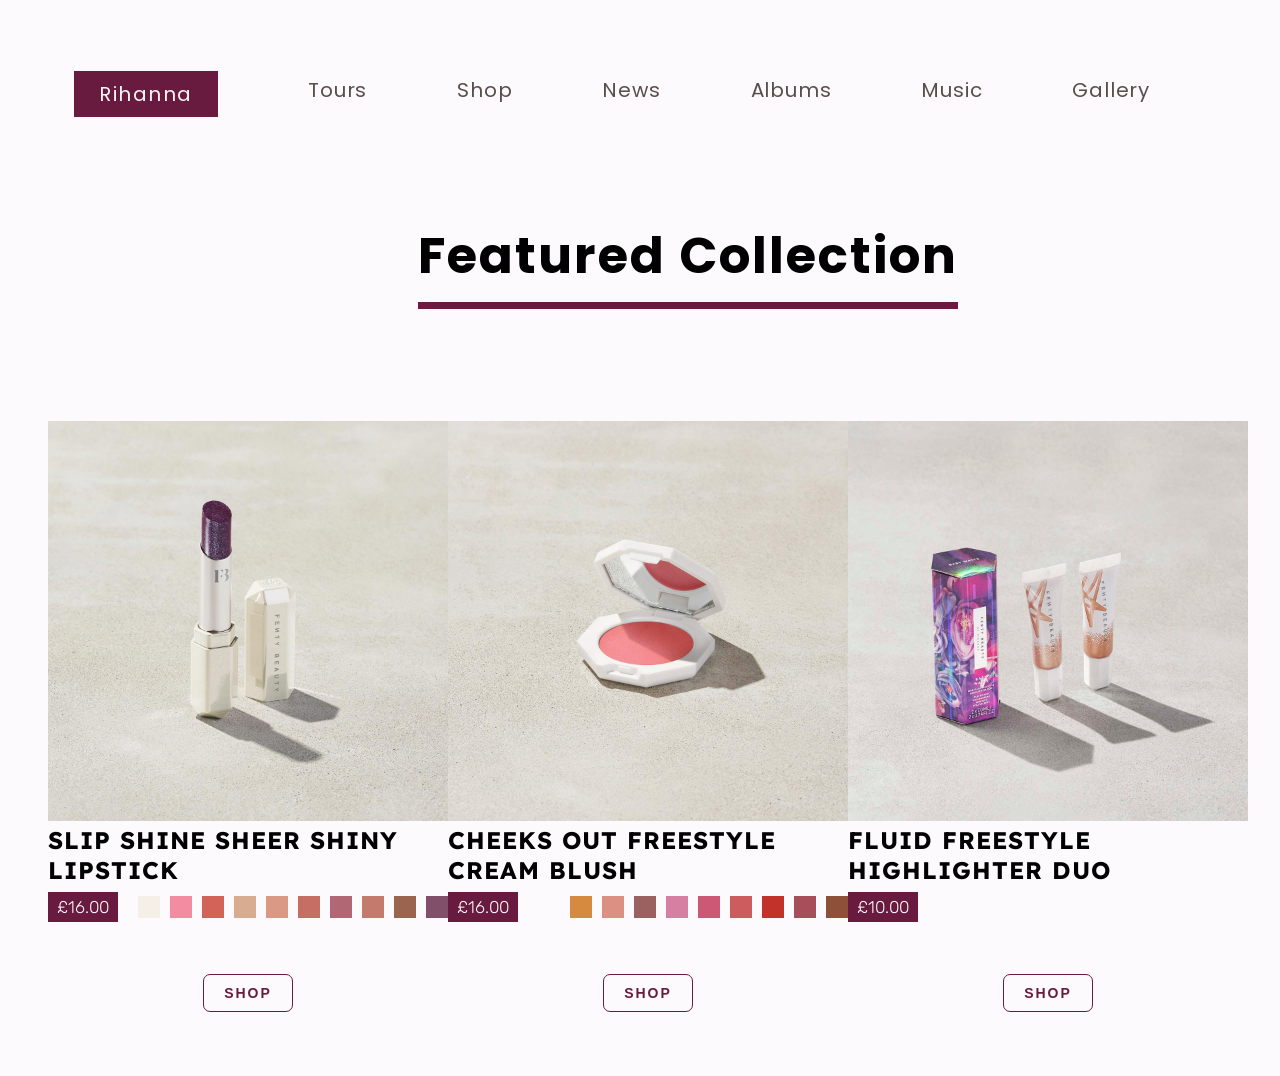
<file: shop.html>
<!DOCTYPE html>
<html lang="en">
  <head>
    <meta charset="UTF-8" />
    <meta http-equiv="X-UA-Compatible" content="IE=edge" />
    <meta name="viewport" content="width=device-width, initial-scale=1.0" />
    <title>Rihanna - Shop</title>
    <link rel="stylesheet" href="shop.css" />
  </head>
  <body>
    <nav>
      <div class="navbar-container">
        <div class="title-container">
          <!-- <h1 class="title-text">Rihanna</h1> -->
          <a class="title-text" href="index.html">Rihanna</a>
        </div>
        <div class="nav-links-container">
          <a class="nav-link" href="tours.html">Tours</a>
          <a class="nav-link" href="#">Shop</a>
          <a class="nav-link" href="news.html">News</a>
          <a class="nav-link" href="albums.html">Albums</a>
          <a class="nav-link" href="tracks-copy.html">Music</a>
          <a class="nav-link" href="gallery-cards.html">Gallery</a>
        </div>
      </div>
    </nav>
    <!-- END OF NAVIGATION -->
    <article class="main-grid-container">
      <div class="header-featured">
        <h1 class="heading">Featured Collection</h1>
      </div>
      <div class="product">
        <img
          src="product-images/FB40026_FB4089.jpg"
          alt="Lipstick on a coarse surface"
        />
        <h2>SLIP SHINE SHEER SHINY LIPSTICK</h2>
        <div class="price-colours">
          <h1 class="price">£‌16.00</h1>
          <div class="first-product-colors product-colors">
            <div class="color color-#f6efe8"></div>
            <div class="color color-#f48ca1"></div>
            <div class="color color-#f48ca1"></div>
            <div class="color color-#d8ac90"></div>
            <div class="color color-#da9985"></div>
            <div class="color color-#c76e64"></div>
            <div class="color color-#b16774"></div>
            <div class="color color-#c27b6d"></div>
            <div class="color color-#9b644f"></div>
            <div class="color color-#814f6a"></div>
          </div>
        </div>
        <a
          href="https://fentybeauty.com/products/slip-shine-sheer-shiny-lipstick-vamps-who-brunch"
          ><button>SHOP</button></a
        >
      </div>
      <div class="product">
        <img
          src="product-images/FB30022_FB9042.jpg"
          alt="Make-up on a coarse surface"
        />
        <h2>CHEEKS OUT FREESTYLE CREAM BLUSH</h2>
        <div class="price-colours">
          <h1 class="price">£‌16.00</h1>
          <div class="second-product-colors product-colors">
            <div class="color color-#f6efe8"></div>
            <div class="color color-#f48ca1"></div>
            <div class="color color-#f48ca1"></div>
            <div class="color color-#d8ac90"></div>
            <div class="color color-#da9985"></div>
            <div class="color color-#c76e64"></div>
            <div class="color color-#b16774"></div>
            <div class="color color-#c27b6d"></div>
            <div class="color color-#9b644f"></div>
          </div>
        </div>
        <a
          href="https://fentybeauty.com/products/cheeks-out-freestyle-cream-blush-petal-poppin"
          ><button>SHOP</button></a
        >
      </div>
      <div class="product">
        <img
          src="product-images/FB_HOL22_T2PRODUCT_CONCRETE_BABYWATTS_MINI_FLUID_FREESTYLE_HIGHLIGHTER_DUO_CLOSED_W_BOX_1200x1500_d354ccc2-6dc8-4546-ab0c-193cfe51850a.jpg"
          alt="Lip balms? on a coarse surface"
        />
        <!-- <h2>BABY WATTS MINI FLUID FREESTYLE HIGHLIGHTER DUO</h2> -->
        <h2>FLUID FREESTYLE HIGHLIGHTER DUO</h2>
        <div class="price-colours">
          <h1 class="price">£‌10.00</h1>
        </div>
        <a
          href="https://fentybeauty.com/products/baby-watts-mini-fluid-freestyle-highlighter-duo"
          ><button>SHOP</button></a
        >
      </div>
    </article>
    <!-- <div class="second-row">
      <img
        class="top-image"
        src="img/product-images2/product-images1.webp"
        alt="yooo"
      />
      <img src="img/product-images2/product-images2.webp" alt="asdas" />
      <div class="second-row-text-container">
        <h1 class="second-row-text text-heading">THE FENTY SCENT</h1>
        <h3 class="second-row-text text-description">
          “IT’S A MEMORY, ENCAPSULATED INTO A FRAGRANCE. YOU NEVER FORGET IT.” -
          RIHANNA
        </h3>
        <button class="own-it-button">OWN IT</button>
      </div>
    </div> -->
  </body>
</html>
</file>
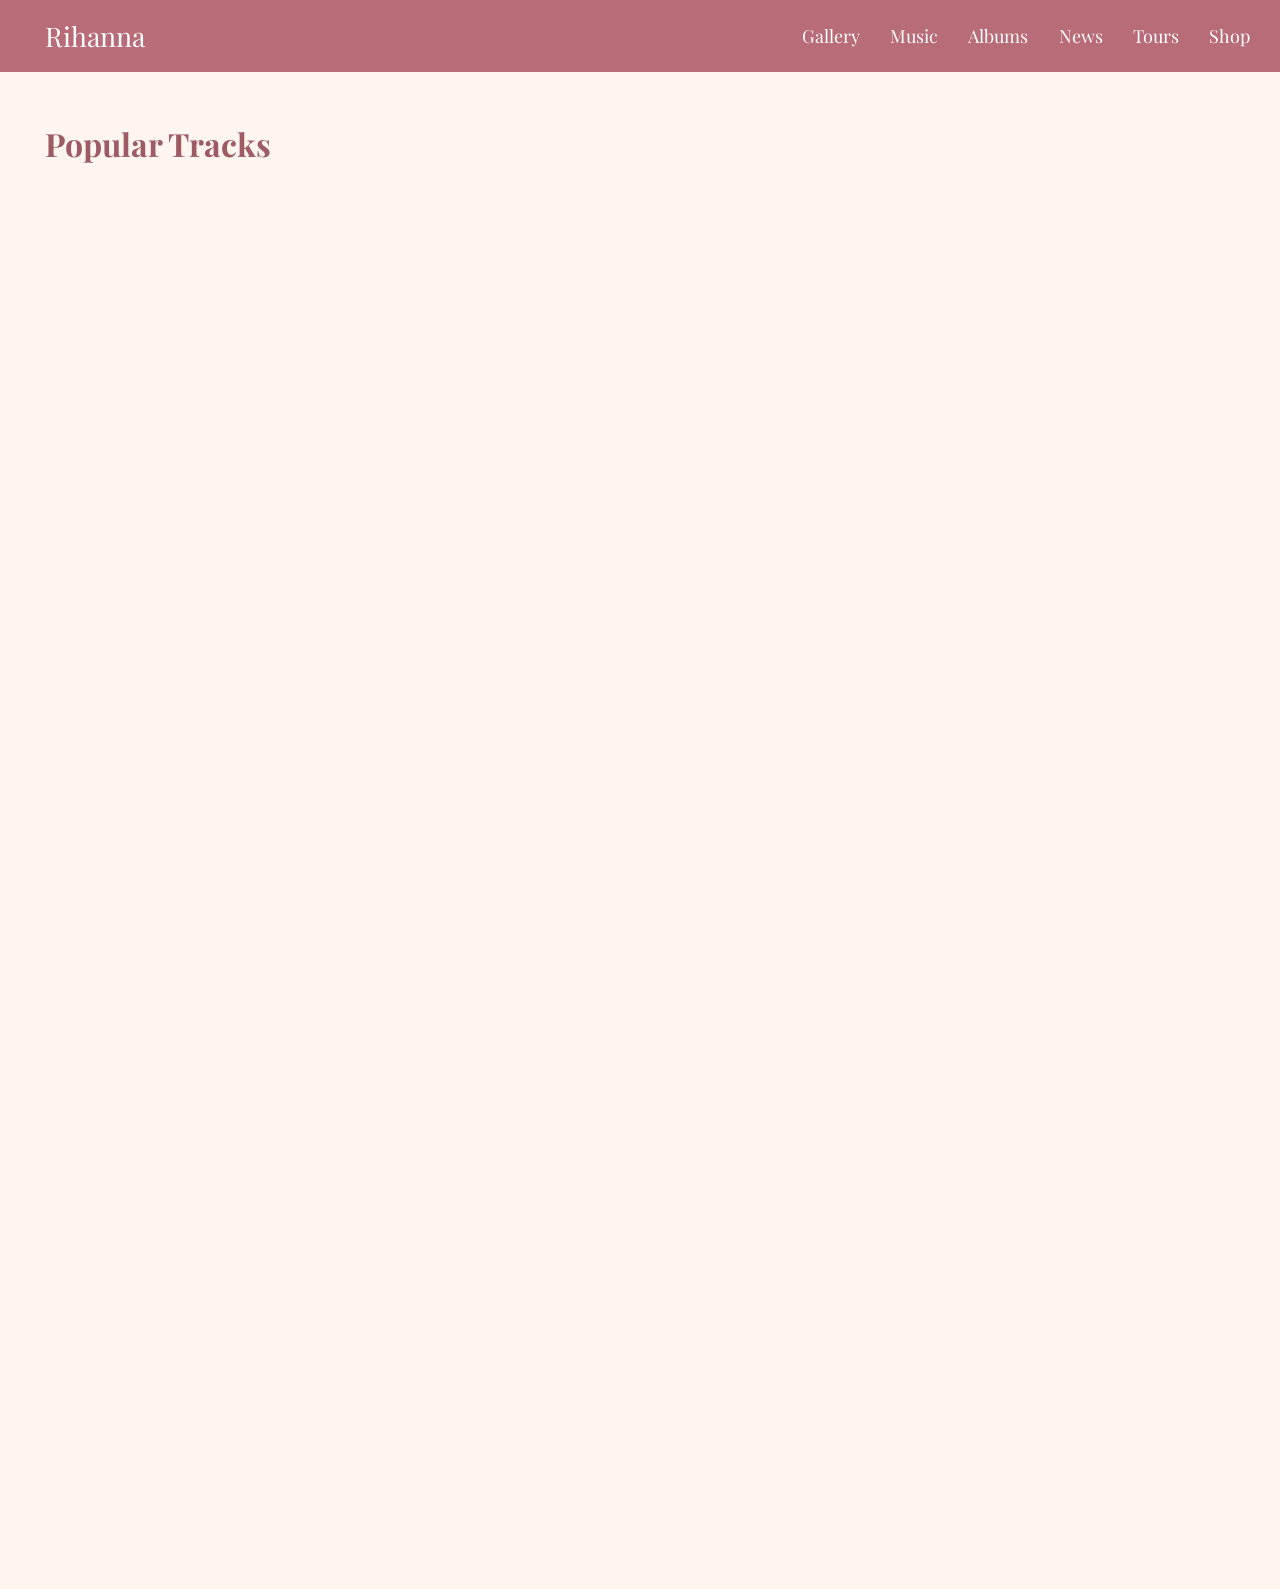
<file: archive/music.html>
<!DOCTYPE html>
<html lang="en">
  <head>
    <meta charset="UTF-8" />
    <meta http-equiv="X-UA-Compatible" content="IE=edge" />
    <meta name="viewport" content="width=device-width, initial-scale=1.0" />
    <title>Rihanna - Music</title>
    <link rel="stylesheet" href="music.css" />
  </head>
  <body>
    <nav>
      <div>
        <h1 class="rihanna-text">Rihanna</h1>
      </div>
      <ul class="nav-links">
        <li><a href="#">Gallery</a></li>
        <li><a href="#">Music</a></li>
        <li><a href="#">Albums</a></li>
        <li><a href="#">News</a></li>
        <li><a href="#">Tours</a></li>
        <li><a href="#">Shop</a></li>
      </ul>
    </nav>
    <h1 class="popular-title">Popular Tracks</h1>
    <div class="
    big-track-embeds-container">
      <div class="first-music-embed-container">
        <iframe
          id="my-iframe"
          class="first-music-embed"
          style="border-radius: 2px"
          src="https://open.spotify.com/embed/track/0azC730Exh71aQlOt9Zj3y?utm_source=generator"
          width="500"
          height="352"
          frameborder="0"
          allowfullscreen=""
          allow="autoplay; clipboard-write; encrypted-media; fullscreen; picture-in-picture"
          loading="lazy"
        ></iframe>
      </div>
      <!-- <p class="first-embed-streams">Streams: 1,366,384,687</p> -->
      <div class="second-music-embed-container">
        <iframe
          class="second-music-embed"
          style="border-radius: 2px"
          src="https://open.spotify.com/embed/track/4pAl7FkDMNBsjykPXo91B3?utm_source=generator"
          width="500"
          height="352"
          frameborder="0"
          allowfullscreen=""
          allow="autoplay; clipboard-write; encrypted-media; fullscreen; picture-in-picture"
          loading="lazy"
        ></iframe>
      </div>
      <div class="third-music-embed-container">
        <iframe
          class="third-music-embed"
          style="border-radius: 2px"
          src="https://open.spotify.com/embed/track/5i66xrvSh1MjjyDd6zcwgj?utm_source=generator"
          width="500"
          height="352"
          frameborder="0"
          allowfullscreen=""
          allow="autoplay; clipboard-write; encrypted-media; fullscreen; picture-in-picture"
          loading="lazy"
        ></iframe>
      </div>
      <div class="fourth-music-embed-container">
        <iframe
          class="fourth-music-embed"
          style="border-radius: 2px"
          src="https://open.spotify.com/embed/track/5oO3drDxtziYU2H1X23ZIp?utm_source=generator"
          width="500"
          height="352"
          frameborder="0"
          allowfullscreen=""
          allow="autoplay; clipboard-write; encrypted-media; fullscreen; picture-in-picture"
          loading="lazy"
        ></iframe>
      </div>
    </div>
    <div class="small-track-embeds-container">
      <iframe class="first-small-music-embed" style="border-radius:2px" src="https://open.spotify.com/embed/track/35ovElsgyAtQwYPYnZJECg?utm_source=generator" width="400" height="100" frameBorder="0" allowfullscreen="" allow="autoplay; clipboard-write; encrypted-media; fullscreen; picture-in-picture" loading="lazy"></iframe>
      <iframe class="second-small-music-embed" style="border-radius:2px" src="https://open.spotify.com/embed/track/5X3ahLXhOw16BR09GjYPUT?utm_source=generator" width="400" height="100" frameBorder="0" allowfullscreen="" allow="autoplay; clipboard-write; encrypted-media; fullscreen; picture-in-picture" loading="lazy"></iframe>
      <iframe class="third-small-music-embed" style="border-radius:2px" src="https://open.spotify.com/embed/track/0C4ejWmOTMv8vuYj85mf8m?utm_source=generator" width="400" height="100" frameBorder="0" allowfullscreen="" allow="autoplay; clipboard-write; encrypted-media; fullscreen; picture-in-picture" loading="lazy"></iframe>
      <iframe class="fourth-small-music-embed" style="border-radius:2px" src="https://open.spotify.com/embed/track/2VOomzT6VavJOGBeySqaMc?utm_source=generator" width="400" height="100" frameBorder="0" allowfullscreen="" allow="autoplay; clipboard-write; encrypted-media; fullscreen; picture-in-picture" loading="lazy"></iframe>
    </div>
  </body>
</html>
</file>
<file: albums.css>
@import url("https://fonts.googleapis.com/css2?family=Playfair+Display&display=swap");
@import url("https://fonts.googleapis.com/css2?family=Poppins&display=swap");
@import url("https://fonts.googleapis.com/css2?family=Lexend+Deca&display=swap");

* {
  margin: 0;
  padding: 0;
  box-sizing: border-box;
  z-index: 1;
}

body {
  background-color: rgba(229, 209, 236, 0.1);
}

.navbar-container {
  /* background-color: green; */
  display: flex;
  align-items: center;
  justify-content: space-between;
  /* top | right | bottom | left */
  margin: 60px 95px 75px 74px;
}

.title-text {
  background-color: #691a3f;
  color: whitesmoke;
  padding: 9px 25px;
  font-family: "Poppins", sans-serif;
  font-weight: 400;
  font-size: 20px;
  /* border-radius: 10px; */
  animation: all 0.4s;
  transition: all 0.3s;
  letter-spacing: 1.5px;
}

/* Letters spacing out on hover */
.title-text:hover {
  letter-spacing: 3px;
  transition: all 0.3s;
}

.nav-link {
  animation: all 0.4s;
  transition: all 0.3s;
  letter-spacing: 0.8px;
}

.nav-link:hover {
  letter-spacing: 3px;
  transition: all 0.3s;
}
/* END OF - Letters spacing out on hover */

.nav-link {
  color: #691a3f;
  font-family: "Poppins", sans-serif;
  font-weight: 400;
  font-size: 18px;
}

.nav-link:visited,
.nav-link:link,
a {
  text-decoration: none;
}

.nav-links-container {
  display: flex;
  justify-content: space-between;
  gap: 90px;
  /* background-color: whitesmoke; */
  /* background-color: rg b(248, 239, 239); */
  margin: 15px 35px;
  /* border-radius: 10px; */
}

/* #################### UNDERLINE ANIMATION #################### */
.nav-links-container a {
  font-size: 20px;
  color: #584e4a;
  position: relative;
  /* text-transform: uppercase; */
  text-decoration: none;
  padding-bottom: 8px;
}

.nav-links-container a:before,
.nav-links-container a:after {
  content: "";
  position: absolute;
  bottom: 2px;
  left: 0;
  right: 0;
  height: 2px;
  background-color: #691a3f;
}
.nav-links-container a:before {
  opacity: 0;
  transform: translateY(-8px);
  transition: transform 0s cubic-bezier(0.175, 0.885, 0.32, 1.275), opacity 0s;
}
.nav-links-container a:after {
  opacity: 0;
  transform: translateY(4px);
  transition: transform 0.2s cubic-bezier(0.175, 0.885, 0.32, 1.275),
    opacity 0.2s;
}
.nav-links-container a:hover:before,
.nav-links-container a:hover:after,
.nav-links-container a:focus:before,
.nav-links-container a:focus:after {
  opacity: 1;
  transform: translateY(0);
}
.nav-links-container a:hover:before,
.nav-links-container a:focus:before {
  transition: transform 0.2s cubic-bezier(0.175, 0.885, 0.32, 1.275),
    opacity 0.2s;
}
.nav-links-container a:hover:after,
.nav-links-container a:focus:after {
  transition: transform 0s 0.2s cubic-bezier(0.175, 0.885, 0.32, 1.275),
    opacity 0s 0.2s;
}
/* #################### END OF - UNDERLINE ANIMATION #################### */
/* #################### END OF NAVIGATION #################### */

.main-grid-container {
  display: grid;
  grid-template-columns: repeat(3, 1fr);
  margin: 0 3rem;
  gap: 3rem;
  margin-bottom: 5rem;
}

.heading {
  font-family: "Poppins", sans-serif;
  font-size: 50px;
  font-weight: 900px;
  margin: 0 0 5rem 7rem;
  letter-spacing: 2px;
}

.coloured-text {
  color: #691a3f;
}

.latest-album-container {
  margin: 0 6rem;
  margin-bottom: 5rem;
  width: 40rem;
}

/* PHONES */
@media screen and (max-width: 767px) {
  nav,
  section,
  .latest-album-container,
  .main-grid-container {
    display: none;
  }

  .mobile-pages-bar {
    display: flex;
    justify-content: space-between;
    /* margin: 1.5rem 1.5rem; */
    padding: 1rem 2rem;
    /* background-color: rgba(74, 19, 45, 0.8); */
    background-color: rgb(105, 26, 63);

    /* border-radius: 5px; */
  }
  .mobile-nav-link {
    font-size: 24px;
  }
  .mobile-new-release {
    margin: 10rem 0 0 2rem;
  }
  .mobile-icons-line {
    display: flex;
    gap: 1rem;
    margin: 2rem 0.2rem 0.5rem 0rem;
  }
}
</file>
<file: gallery-cards.css>
@import url("https://fonts.googleapis.com/css2?family=Playfair+Display&display=swap");
@import url("https://fonts.googleapis.com/css2?family=Poppins&display=swap");
/* font-family: "Poppins", sans-serif; */
@import url("https://fonts.googleapis.com/css2?family=Lexend+Deca&display=swap");
/* font-family: "Lexend Deca", sans-serif; */

* {
  margin: 0;
  padding: 0;
  box-sizing: border-box;
  z-index: 1;
}

body {
  background-color: rgba(229, 209, 236, 0.1);
  height: 100%;
  /* overflow: hidden; */
}

.navbar-container {
  /* background-color: green; */
  display: flex;
  align-items: center;
  justify-content: space-between;
  /* top | right | bottom | left */
  margin: 60px 95px 75px 74px;
}

.title-text {
  background-color: #691a3f;
  color: whitesmoke;
  padding: 9px 25px;
  font-family: "Poppins", sans-serif;
  font-weight: 400;
  font-size: 20px;
  /* border-radius: 10px; */
  animation: all 0.4s;
  transition: all 0.3s;
  letter-spacing: 1.5px;
}

/* Letters spacing out on hover */
.title-text:hover {
  letter-spacing: 3px;
  transition: all 0.3s;
}

.nav-link {
  animation: all 0.4s;
  transition: all 0.3s;
  letter-spacing: 0.8px;
}

.nav-link:hover {
  letter-spacing: 3px;
  transition: all 0.3s;
}
/* END OF - Letters spacing out on hover */

.nav-link {
  color: #691a3f;
  font-family: "Poppins", sans-serif;
  font-weight: 400;
  font-size: 18px;
}

.nav-link:visited,
.nav-link:link,
a {
  text-decoration: none;
}

.nav-links-container {
  display: flex;
  justify-content: space-between;
  gap: 90px;
  /* background-color: whitesmoke; */
  /* background-color: rg b(248, 239, 239); */
  margin: 15px 35px;
  /* border-radius: 10px; */
}

/* #################### UNDERLINE ANIMATION #################### */
.nav-links-container a {
  font-size: 20px;
  color: #584e4a;
  position: relative;
  /* text-transform: uppercase; */
  text-decoration: none;
  padding-bottom: 8px;
}

.nav-links-container a:before,
.nav-links-container a:after {
  content: "";
  position: absolute;
  bottom: 2px;
  left: 0;
  right: 0;
  height: 2px;
  background-color: #691a3f;
}
.nav-links-container a:before {
  opacity: 0;
  transform: translateY(-8px);
  transition: transform 0s cubic-bezier(0.175, 0.885, 0.32, 1.275), opacity 0s;
}
.nav-links-container a:after {
  opacity: 0;
  transform: translateY(4px);
  transition: transform 0.2s cubic-bezier(0.175, 0.885, 0.32, 1.275),
    opacity 0.2s;
}
.nav-links-container a:hover:before,
.nav-links-container a:hover:after,
.nav-links-container a:focus:before,
.nav-links-container a:focus:after {
  opacity: 1;
  transform: translateY(0);
}
.nav-links-container a:hover:before,
.nav-links-container a:focus:before {
  transition: transform 0.2s cubic-bezier(0.175, 0.885, 0.32, 1.275),
    opacity 0.2s;
}
.nav-links-container a:hover:after,
.nav-links-container a:focus:after {
  transition: transform 0s 0.2s cubic-bezier(0.175, 0.885, 0.32, 1.275),
    opacity 0s 0.2s;
}

/* #################### END OF NAVIGATION #################### */

.cards-container {
  margin: 3rem;
  display: grid;
  grid-template-columns: repeat(5, 1fr);
  gap: 1rem;
}

/* #################### CARD STYLING #################### */

.card {
  width: auto;
  height: 340px;
  padding: 0;
  box-shadow: 0 2px 4px 0 rgba(0, 0, 0, 0.1);
  /* border-radius: 8px; */
  box-sizing: border-box;
  overflow: hidden;
}

.card * {
  transition: 0.3s ease all;
}

.card img {
  margin: 0;
  width: 100%;
  height: 280px;
  object-fit: cover;
  display: block;
}

.card h3 {
  font-family: "Lexend Deca", sans-serif;
  margin: 0;
  padding: 12px 12px 48px;
  line-height: 32px;
  font-weight: 500;
  font-size: 20px;
}

.card .focus-content {
  display: block;
  padding: 8px 12px;
  font-family: "Lexend Deca", sans-serif;
}

.card .focus-content p {
  font-size: 14px;
}

.card p {
  margin: 0;
  line-height: 1.5;
}

.card:hover img,
.card:focus-within img {
  margin-top: -70px;
  filter: grayscale(0%);
}

.card:hover h3,
.card:focus-within h3 {
  padding: 5px 12px 0;
}

img {
  filter: grayscale(100%);
  transition: filter 0.8s ease;
}

img:hover {
  filter: grayscale(0%);
}

#position-top {
  object-position: top;
}

.video-container {
  grid-column: 1 / 3;
  /* display: flex; */
  justify-content: center;
  align-items: center;
  box-shadow: 0 2px 4px 0 rgba(0, 0, 0, 0.1);
  box-sizing: border-box;
  overflow: hidden;
}

.--video-2 {
  grid-column: 4 / -1;
}

.video-container h3 {
  font-family: "Lexend Deca", sans-serif;
  margin: 0;
  padding: 12px 0 10px 12px;
  line-height: 32px;
  font-weight: 500;
  font-size: 20px;
}

.video-container iframe {
  margin: auto;
  object-fit: cover;
  display: block;
}

.yt-clickable-link {
  text-decoration: underline;
}
</file>
<file: news.css>
@import url("https://fonts.googleapis.com/css2?family=Playfair+Display&display=swap");
@import url("https://fonts.googleapis.com/css2?family=Poppins&display=swap");
/* font-family: "Poppins", sans-serif; */
@import url("https://fonts.googleapis.com/css2?family=Lexend+Deca&display=swap");
/* font-family: "Lexend Deca", sans-serif; */
@import url("https://fonts.googleapis.com/css2?family=Lexend+Deca&display=swap");
/* font-family: 'Lexend Deca', sans-serif; */
@import url("https://fonts.googleapis.com/css2?family=Lexend+Deca&display=swap");
/* font-family: 'Lexend Deca', sans-serif; */

* {
  padding: 0;
  margin: 0;
  box-sizing: border-box;
}

body {
  background-color: rgba(229, 209, 236, 0.1);
}

.navbar-container {
  /* background-color: green; */
  display: flex;
  align-items: center;
  justify-content: space-between;
  /* top | right | bottom | left */
  margin: 60px 95px 75px 74px;
}

.title-text {
  background-color: #691a3f;
  color: #f5f5f5;
  padding: 9px 25px;
  font-family: "Poppins", sans-serif;
  font-weight: 400;
  font-size: 20px;
  /* border-radius: 10px; */
  animation: all 0.4s;
  transition: all 0.3s;
  letter-spacing: 1.5px;
}

/* Letters spacing out on hover */
.title-text:hover {
  letter-spacing: 3px;
  transition: all 0.3s;
}

.nav-link {
  animation: all 0.4s;
  transition: all 0.3s;
  letter-spacing: 0.8px;
}

.nav-link:hover {
  letter-spacing: 3px;
  transition: all 0.3s;
}
/* END OF - Letters spacing out on hover */

.nav-link {
  color: #691a3f;
  font-family: "Poppins", sans-serif;
  font-weight: 400;
  font-size: 18px;
}

.nav-link:visited,
.nav-link:link,
a {
  text-decoration: none;
}

.nav-links-container {
  display: flex;
  justify-content: space-between;
  gap: 90px;
  /* background-color: whitesmoke; */
  /* background-color: rg b(248, 239, 239); */
  margin: 15px 35px;
  /* border-radius: 10px; */
}

/* #################### UNDERLINE ANIMATION #################### */
.nav-links-container a {
  font-size: 20px;
  color: #584e4a;
  position: relative;
  /* text-transform: uppercase; */
  text-decoration: none;
  padding-bottom: 8px;
}

.nav-links-container a:before,
.nav-links-container a:after {
  content: "";
  position: absolute;
  bottom: 2px;
  left: 0;
  right: 0;
  height: 2px;
  background-color: #691a3f;
}
.nav-links-container a:before {
  opacity: 0;
  transform: translateY(-8px);
  transition: transform 0s cubic-bezier(0.175, 0.885, 0.32, 1.275), opacity 0s;
}
.nav-links-container a:after {
  opacity: 0;
  transform: translateY(4px);
  transition: transform 0.2s cubic-bezier(0.175, 0.885, 0.32, 1.275),
    opacity 0.2s;
}
.nav-links-container a:hover:before,
.nav-links-container a:hover:after,
.nav-links-container a:focus:before,
.nav-links-container a:focus:after {
  opacity: 1;
  transform: translateY(0);
}
.nav-links-container a:hover:before,
.nav-links-container a:focus:before {
  transition: transform 0.2s cubic-bezier(0.175, 0.885, 0.32, 1.275),
    opacity 0.2s;
}
.nav-links-container a:hover:after,
.nav-links-container a:focus:after {
  transition: transform 0s 0.2s cubic-bezier(0.175, 0.885, 0.32, 1.275),
    opacity 0s 0.2s;
}
/* #################### END OF - UNDERLINE ANIMATION #################### */
/* #################### END OF NAVIGATION #################### */

.main-grid-container {
  display: grid;
  grid-template-columns: 5fr 8fr 6fr;
}

.twitter-feed-container {
  /* background-color: whitesmoke; */
  padding: 1rem 2rem 1rem 2rem;
}

.instagram-feed-container {
  padding: 1rem 2rem 1rem 2rem;
}

.tweet {
  margin-bottom: 3rem;
  border-radius: 3px;
}

h2 {
  font-family: "Brown", sans-serif;
  margin: 1.5rem 0;
}

p {
  font-family: "Lexend Deca", sans-serif;
  letter-spacing: 0.2px;
}

.news-link {
  background-color: whitesmoke;
  padding: 0.5rem 1rem;
  margin: 1rem 0 4rem 0;
  box-sizing: border-box;
  font-family: "Lexend Deca", sans-serif;
}

a:visited {
  color: black;
}

.title-text:visited {
  color: whitesmoke;
}

.image-container {
  width: 100%;
}

img {
  width: 100%;
  height: auto;
}
</file>
<file: shop.css>
@import url("https://fonts.googleapis.com/css2?family=Playfair+Display&display=swap");
@import url("https://fonts.googleapis.com/css2?family=Poppins&display=swap");
/* font-family: "Poppins", sans-serif; */
@import url("https://fonts.googleapis.com/css2?family=Lexend+Deca&display=swap");
/* font-family: "Lexend Deca", sans-serif; */
@import url("https://fonts.googleapis.com/css2?family=Rubik&display=swap");
/* font-family: 'Rubik', sans-serif; */
@import url("https://fonts.googleapis.com/css2?family=Montserrat&display=swap");
/* font-family: 'Montserrat', sans-serif; */

* {
  padding: 0;
  margin: 0;
  box-sizing: border-box;
}

body {
  background-color: rgba(229, 209, 236, 0.1);
}

.navbar-container {
  /* background-color: green; */
  display: flex;
  align-items: center;
  justify-content: space-between;
  /* top | right | bottom | left */
  margin: 60px 95px 75px 74px;
}

.title-text {
  background-color: #691a3f;
  color: whitesmoke;
  padding: 9px 25px;
  font-family: "Poppins", sans-serif;
  font-weight: 400;
  font-size: 20px;
  /* border-radius: 10px; */
  animation: all 0.4s;
  transition: all 0.3s;
  letter-spacing: 1.5px;
}

/* Letters spacing out on hover */
.title-text:hover {
  letter-spacing: 3px;
  transition: all 0.3s;
}

.nav-link {
  animation: all 0.4s;
  transition: all 0.3s;
  letter-spacing: 0.8px;
}

.nav-link:hover {
  letter-spacing: 3px;
  transition: all 0.3s;
}
/* END OF - Letters spacing out on hover */

.nav-link {
  color: #691a3f;
  font-family: "Poppins", sans-serif;
  font-weight: 400;
  font-size: 18px;
}

.nav-link:visited,
.nav-link:link,
a {
  text-decoration: none;
}

.nav-links-container {
  display: flex;
  justify-content: space-between;
  gap: 90px;
  /* background-color: whitesmoke; */
  /* background-color: rg b(248, 239, 239); */
  margin: 15px 35px;
  /* border-radius: 10px; */
}

/* #################### UNDERLINE ANIMATION #################### */
.nav-links-container a {
  font-size: 20px;
  color: #584e4a;
  position: relative;
  /* text-transform: uppercase; */
  text-decoration: none;
  padding-bottom: 8px;
}

.nav-links-container a:before,
.nav-links-container a:after {
  content: "";
  position: absolute;
  bottom: 2px;
  left: 0;
  right: 0;
  height: 2px;
  background-color: #691a3f;
}
.nav-links-container a:before {
  opacity: 0;
  transform: translateY(-8px);
  transition: transform 0s cubic-bezier(0.175, 0.885, 0.32, 1.275), opacity 0s;
}
.nav-links-container a:after {
  opacity: 0;
  transform: translateY(4px);
  transition: transform 0.2s cubic-bezier(0.175, 0.885, 0.32, 1.275),
    opacity 0.2s;
}
.nav-links-container a:hover:before,
.nav-links-container a:hover:after,
.nav-links-container a:focus:before,
.nav-links-container a:focus:after {
  opacity: 1;
  transform: translateY(0);
}
.nav-links-container a:hover:before,
.nav-links-container a:focus:before {
  transition: transform 0.2s cubic-bezier(0.175, 0.885, 0.32, 1.275),
    opacity 0.2s;
}
.nav-links-container a:hover:after,
.nav-links-container a:focus:after {
  transition: transform 0s 0.2s cubic-bezier(0.175, 0.885, 0.32, 1.275),
    opacity 0s 0.2s;
}
/* #################### END OF NAVIGATION #################### */

.main-grid-container {
  display: grid;
  grid-template-columns: repeat(3, 1fr);
  margin: 0 3rem;
  justify-items: center;
  margin-bottom: 4rem;
}

.heading {
  font-family: "Poppins", sans-serif;
  font-size: 50px;
  font-weight: 900px;
  margin: 1rem 0 7rem 5rem;
  letter-spacing: 2px;
  animation: all 0.5s;
  transition: all 0.5s;
}

.heading::after {
  content: "";
  display: block;
  /* width: 200px; */
  width: 100%;
  height: 7px;
  background-color: #691a3f;
  margin: 8px 0;
}

.heading:hover {
  letter-spacing: 4px;
  transition: all 0.5;
}

.header-featured {
  grid-column: 1 / -1;
}

.product img {
  width: 400px;
  height: 400px;
  object-fit: cover;
}

h2 {
  width: 350px;
  font-family: "Lexend Deca", sans-serif;
  letter-spacing: 1px;
}
.price {
  font-family: "Rubik", sans-serif;
  font-weight: 300;
  font-size: 17px;
  color: white;
  background-color: #691a3f;
  width: fit-content;
  padding: 5px 9px;
  margin: 2px 0;
}
.product-colors {
  display: flex;
  gap: 10px;
}

.price-colours {
  margin-top: 5px;
  display: flex;
  justify-content: space-between;
  align-items: center;
  margin-bottom: 50px;
  width: 400px;
}

/* #################### COLOURS #################### */
.color {
  background-color: #000;
  height: 22px;
  width: 22px;
}
/* 
.color-#f6efe8
.color-#f48ca1
.color-#d36359
.color-#d8ac90
.color-#da9985
.color-#c76e64
.color-#b16774
.color-#c27b6d
.color-#9b644f
.color-#814f6a */

.first-product-colors :nth-child(1) {
  background-color: #f6efe8;
}
.first-product-colors :nth-child(2) {
  background-color: #f48ca1;
}
.first-product-colors :nth-child(3) {
  background-color: #d36359;
}
.first-product-colors :nth-child(4) {
  background-color: #d8ac90;
}
.first-product-colors :nth-child(5) {
  background-color: #da9985;
}
.first-product-colors :nth-child(6) {
  background-color: #c76e64;
}
.first-product-colors :nth-child(7) {
  background-color: #b16774;
}
.first-product-colors :nth-child(8) {
  background-color: #c27b6d;
}
.first-product-colors :nth-child(9) {
  background-color: #9b644f;
}
.first-product-colors :nth-child(10) {
  background-color: #814f6a;
}

.second-product-colors :nth-child(1) {
  background-color: #d68a40;
}
.second-product-colors :nth-child(2) {
  background-color: #db9083;
}
.second-product-colors :nth-child(3) {
  background-color: #9b6060;
}
.second-product-colors :nth-child(4) {
  background-color: #d77fa3;
}
.second-product-colors :nth-child(5) {
  background-color: #cc5876;
}
.second-product-colors :nth-child(6) {
  background-color: #cc5c5e;
}
.second-product-colors :nth-child(7) {
  background-color: #c2312a;
}
.second-product-colors :nth-child(8) {
  background-color: #a64f5a;
}
.second-product-colors :nth-child(9) {
  background-color: #8f5039;
}

button {
  position: relative;
  padding: 10px 20px;
  border-radius: 7px;
  border: 1px solid #691a3f;
  font-size: 14px;
  text-transform: uppercase;
  font-weight: 600;
  letter-spacing: 2px;
  background: transparent;
  color: rgb(105, 26, 63);
  overflow: hidden;
  box-shadow: 0 0 0 0 transparent;
  -webkit-transition: all 0.2s ease-in;
  -moz-transition: all 0.2s ease-in;
  transition: all 0.2s ease-in;
}

button:hover {
  background: rgba(105, 26, 63, 0.3);
  box-shadow: 0 0 30px 5px rgba(105, 26, 63, 0.815);
  -webkit-transition: all 0.2s ease-out;
  -moz-transition: all 0.2s ease-out;
  transition: all 0.2s ease-out;
}

button:hover::before {
  -webkit-animation: sh02 0.5s 0s linear;
  -moz-animation: sh02 0.5s 0s linear;
  animation: sh02 0.5s 0s linear;
}

button::before {
  content: "";
  display: block;
  width: 0px;
  height: 86%;
  position: absolute;
  top: 7%;
  left: 0%;
  opacity: 0;
  background: #fff;
  box-shadow: 0 0 50px 30px #fff;
  -webkit-transform: skewX(-20deg);
  -moz-transform: skewX(-20deg);
  -ms-transform: skewX(-20deg);
  -o-transform: skewX(-20deg);
  transform: skewX(-20deg);
}

@keyframes sh02 {
  from {
    opacity: 0;
    left: 0%;
  }

  50% {
    opacity: 1;
  }

  to {
    opacity: 0;
    left: 100%;
  }
}

button:active {
  box-shadow: 0 0 0 0 transparent;
  -webkit-transition: box-shadow 0.2s ease-in;
  -moz-transition: box-shadow 0.2s ease-in;
  transition: box-shadow 0.2s ease-in;
}

.product a {
  display: flex;
  justify-content: center;
  align-items: center;
}

.second-row {
  display: flex;
  height: 590px;
}

.second-row img,
.second-row div {
  flex: 1;
  object-fit: cover;
}
.second-row .second-row img {
  width: 33.33%;
  height: 100%;
}

.second-row-text-container {
  background-color: #f9f7ee;
  display: flex;
  flex-direction: column;
  align-items: center;
  justify-content: center;
  text-align: center;
  font-family: "Brown", sans-serif;
  width: 60%;
}

.second-row-text-container * {
  margin-bottom: 30px;
}

.text-heading {
  margin-top: 35px;
  font-family: "Brown", sans-serif;
  letter-spacing: 0.2em;
  font-size: 25px;
  font-weight: 400;
}

.text-description {
  font-size: 15px;
  letter-spacing: 0.5px;
  width: 70%;
  font-weight: 300;
  margin-bottom: 30px;
  line-height: 1.2;
}

.top-image {
  object-position: top;
}
</file>
<file: archive/music.css>
@import url("https://fonts.googleapis.com/css2?family=Playfair+Display&display=swap");
@import url("https://fonts.googleapis.com/css2?family=Inter:wght@300;400;500&display=swap");

* {
  box-sizing: border-box;
  margin: 0;
  padding: 0;
}

body {
  background-color: #fef5ef;
}

nav {
  display: flex;
  justify-content: space-between;
  align-items: center;
  /* Change this value for height */
  min-height: 8vh;
  /* Change this value for colour of entire navbar */
  background-color: #b86c77;
  font-family: "Playfair Display", serif;
}

.rihanna-text {
  color: white;
  cursor: pointer;
  font-size: 27px;
  /* Change this value for the distance of the text from the left side */
  padding-left: 5vh;
  font-weight: 400;
}

.rihanna-text:hover {
  color: rgb(253, 210, 210);
}

.nav-links {
  display: flex;
  background-color: #b86c77;
  justify-content: space-between;
  margin-right: 30px;
  /* Change this value for space between the elements on the right of the navbar */
  width: 35%;
  list-style: none;
}

.nav-links a {
  color: white;
  text-decoration: none;
  font-size: 18px;
}

.nav-links li {
  list-style: none;
}

.big-track-embeds-container {
  /* display: inline-block; */
  /* justify-content: space-around;
  flex-wrap: wrap; */
  float: right;
  padding-right: 100px;
}

.small-track-embeds-container {
  padding-top: 50px;
  padding-left: 50px;
}

.first-music-embed {
  padding-top: 50px;
}

/* select every big spotify embed */
.first-music-embed,
.second-music-embed,
.third-music-embed,
.fourth-music-embed {
  /* padding-top: 50px; */
  border-color: darksalmon;
}

.first-small-music-embed,
.second-small-music-embed,
.third-small-music-embed,
.fourth-small-music-embed {
  padding-left: 20px;
  padding-bottom: 10px;
  margin-bottom: 15px;
}

.popular-title {
  font-family: "Playfair Display", serif;
  padding-left: 45px;
  padding-top: 50px;
  color: #9d5c63;
}
</file>
